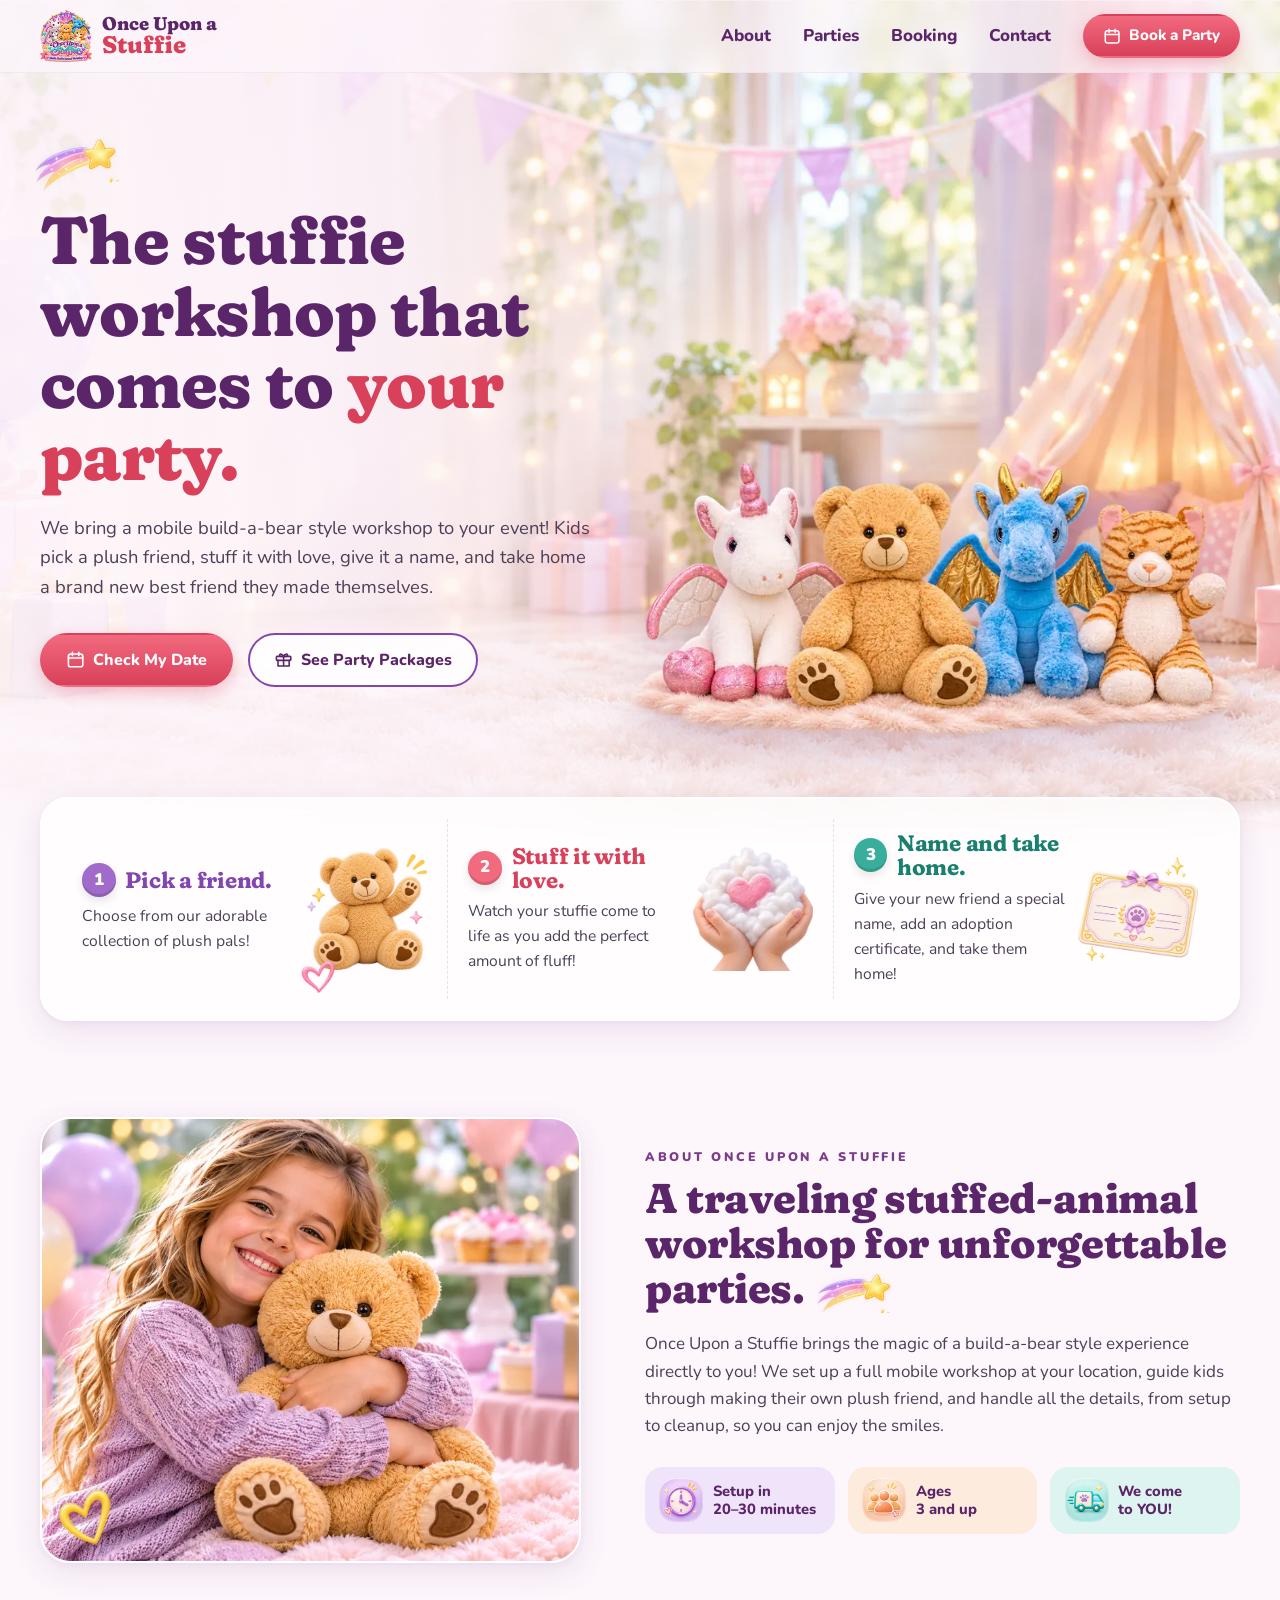
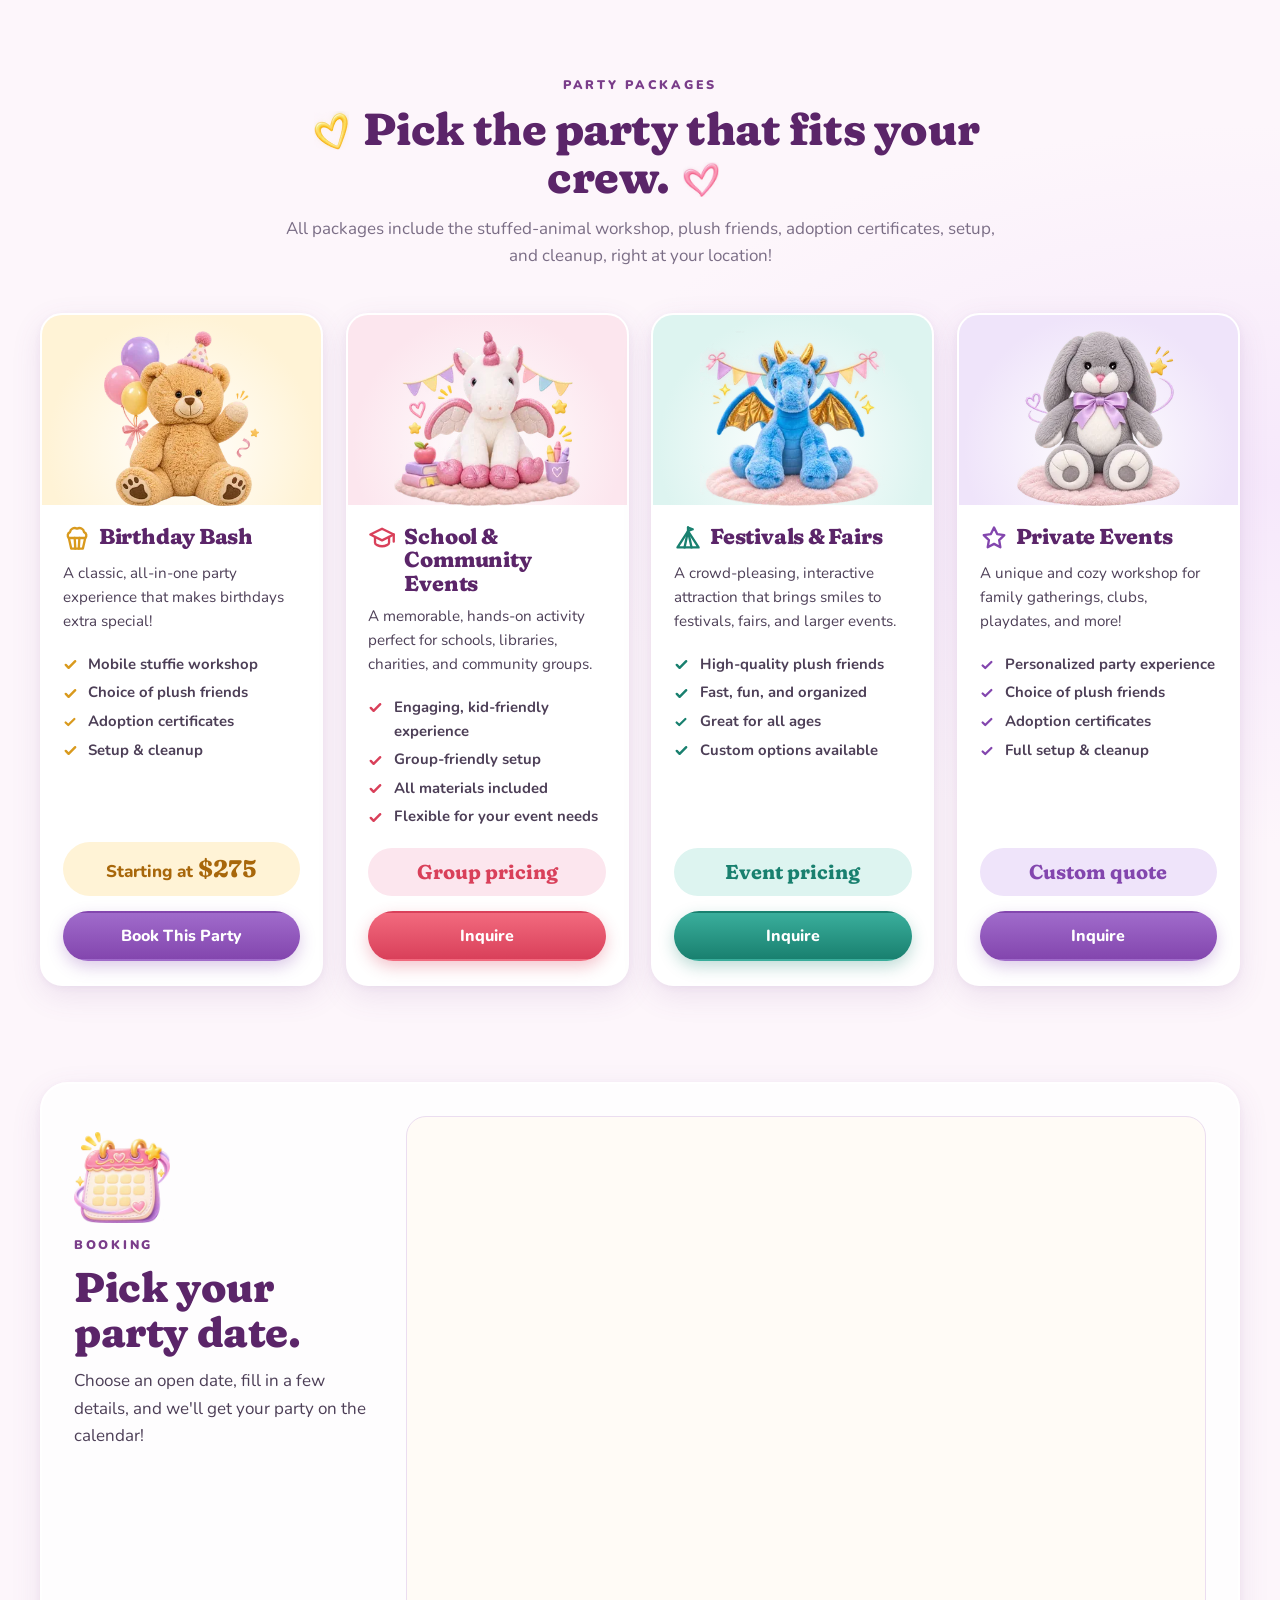
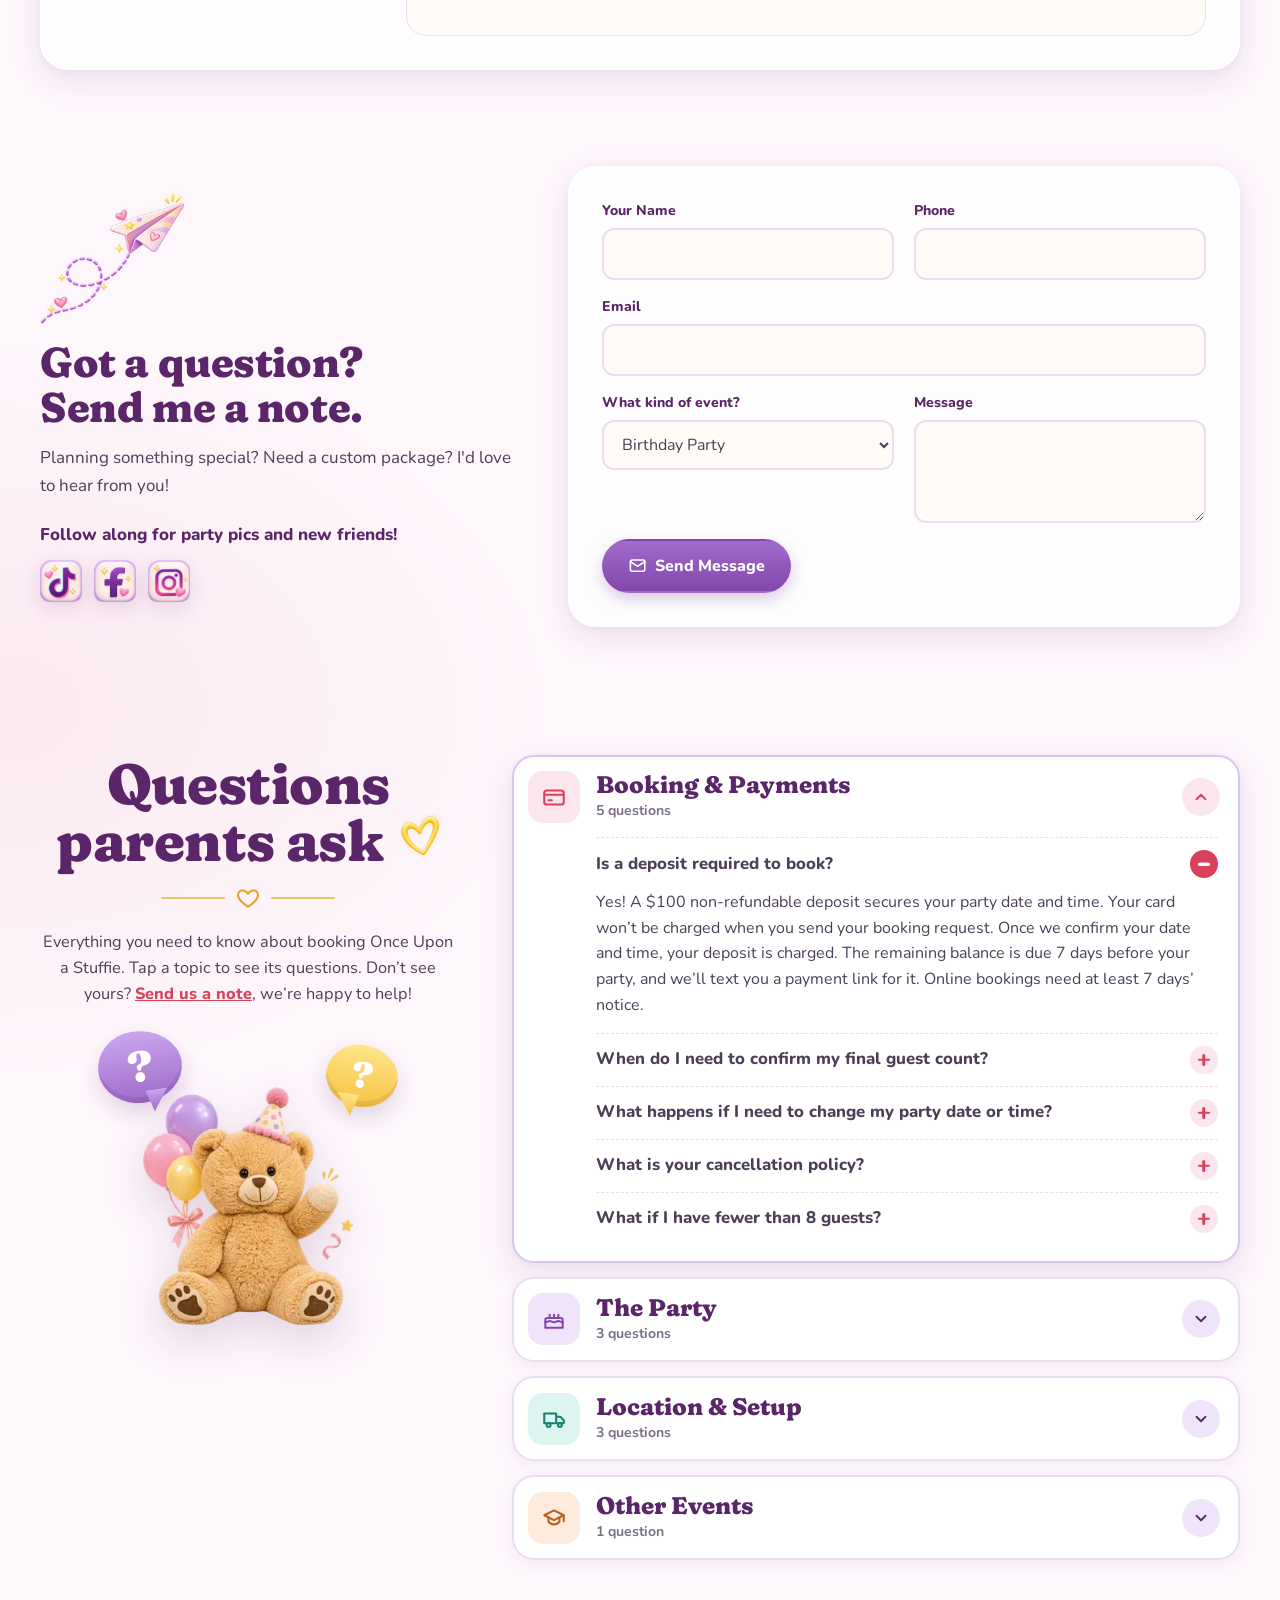
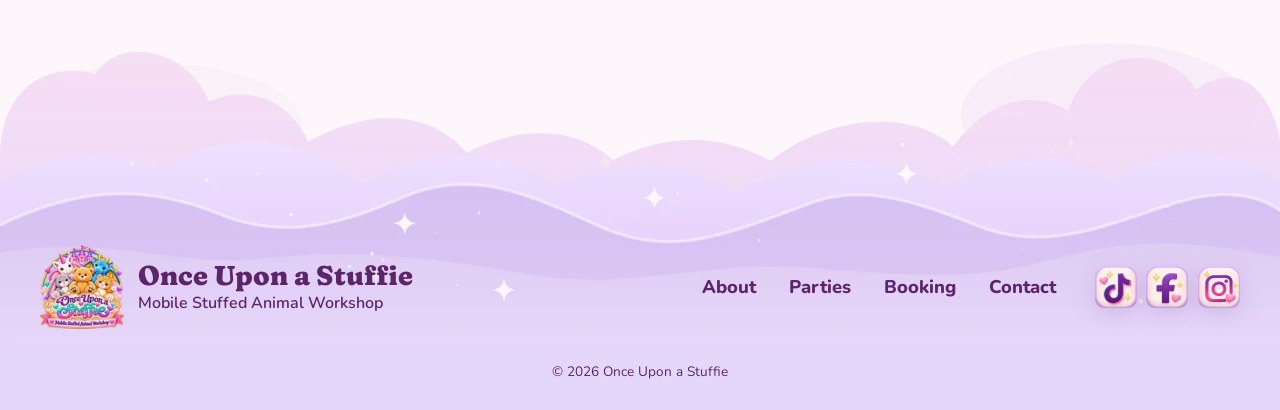
<file: index.html>
<!doctype html>
<html lang="en">
<head>
  <meta charset="utf-8">
  <meta name="viewport" content="width=device-width, initial-scale=1">
  <title>Once Upon a Stuffie | Mobile Stuffed Animal Workshop</title>
  <meta name="description" content="A mobile stuffed animal workshop that comes to your party. Kids pick a plush friend, stuff it with love, name it, and take it home. Birthdays, schools, festivals and private events.">
  <meta name="theme-color" content="#FBEFF7">
  <link rel="icon" href="/favicon.png" type="image/png">
  <link rel="apple-touch-icon" href="/apple-touch-icon.png">

  <meta property="og:type" content="website">
  <meta property="og:title" content="Once Upon a Stuffie | Mobile Stuffed Animal Workshop">
  <meta property="og:description" content="The stuffie workshop that comes to your party.">
  <meta property="og:image" content="/assets/img/og-image.jpg">
  <meta name="twitter:card" content="summary_large_image">

  <link rel="preload" href="/assets/fonts/fraunces-soft.woff2" as="font" type="font/woff2" crossorigin>
  <link rel="preload" href="/assets/fonts/nunito.woff2" as="font" type="font/woff2" crossorigin>
  <link rel="preload" as="image" href="/assets/img/hero-room.webp" imagesrcset="/assets/img/hero-room-xs.webp 700w, /assets/img/hero-room-sm.webp 900w, /assets/img/hero-room.webp 1672w" imagesizes="100vw" fetchpriority="high">
  <link rel="stylesheet" href="/assets/css/styles.css?v=3">

  <script type="application/ld+json">
  {
    "@context": "https://schema.org",
    "@type": "LocalBusiness",
    "name": "Once Upon a Stuffie",
    "description": "Mobile stuffed animal workshop for birthdays, schools, festivals and private events.",
    "image": "/assets/img/og-image.jpg"
  }
  </script>
</head>
<body>
  <a class="skip-link" href="#main">Skip to content</a>

  <header class="site-header" id="top">
    <div class="wrap header-inner">
      <a class="brand" href="#top" aria-label="Once Upon a Stuffie home">
        <img src="/assets/img/logo-xs.webp" width="104" height="103" alt="" class="brand-mark">
        <span class="brand-name">Once Upon a <span>Stuffie</span></span>
      </a>
      <button class="nav-toggle" aria-expanded="false" aria-controls="site-nav" aria-label="Open menu">
        <span></span><span></span><span></span>
      </button>
      <nav class="site-nav" id="site-nav" aria-label="Main">
        <a href="#about">About</a>
        <a href="#parties">Parties</a>
        <a href="#booking">Booking</a>
        <a href="#contact">Contact</a>
        <a class="btn btn-coral btn-sm" href="#booking">
          <svg aria-hidden="true" viewBox="0 0 24 24"><use href="#i-cal"/></svg>Book a Party
        </a>
      </nav>
    </div>
  </header>

  <main id="main">
    <!-- HERO -->
    <section class="hero">
      <div class="hero-bg">
        <img src="/assets/img/hero-room.webp" srcset="/assets/img/hero-room-xs.webp 700w, /assets/img/hero-room-sm.webp 900w, /assets/img/hero-room.webp 1672w" sizes="100vw" width="1672" height="941" alt="" fetchpriority="high">
      </div>
      <div class="wrap hero-inner">
        <div class="hero-copy">
          <img class="deco deco-hero-star" src="/assets/img/deco-star.webp" width="240" height="130" alt="">
          <h1>The stuffie workshop that comes to <em>your party.</em></h1>
          <p class="lead">We bring a mobile build-a-bear style workshop to your event! Kids pick a plush friend, stuff it with love, give it a name, and take home a brand new best friend they made themselves.</p>
          <div class="hero-actions">
            <a class="btn btn-coral" href="#booking">
              <svg aria-hidden="true" viewBox="0 0 24 24"><use href="#i-cal"/></svg>Check My Date
            </a>
            <a class="btn btn-outline" href="#parties">
              <svg aria-hidden="true" viewBox="0 0 24 24"><use href="#i-gift"/></svg>See Party Packages
            </a>
          </div>
        </div>
        <div class="hero-art">
          <img class="hero-stuffies" src="/assets/img/hero-stuffies.webp" srcset="/assets/img/hero-stuffies-sm.webp 560w, /assets/img/hero-stuffies-md.webp 760w, /assets/img/hero-stuffies.webp 1000w" sizes="(max-width: 900px) 100vw, 55vw" width="1000" height="449" alt="A unicorn, teddy bear, dragon and kitty stuffie sitting together on a fluffy rug">
        </div>
      </div>
    </section>

    <!-- STEPS -->
    <section class="steps-wrap" aria-label="How it works">
      <div class="wrap">
        <ol class="steps">
          <li class="step step-1">
            <div class="step-text">
              <h2><span class="num">1</span>Pick a friend.</h2>
              <p>Choose from our adorable collection of plush pals!</p>
            </div>
            <img src="/assets/img/step-bear.webp" width="300" height="305" alt="A waving teddy bear" loading="lazy">
            <img class="deco deco-step-heart" src="/assets/img/deco-heart-pink.webp" width="90" height="88" alt="" loading="lazy">
          </li>
          <li class="step step-2">
            <div class="step-text">
              <h2><span class="num">2</span>Stuff it with love.</h2>
              <p>Watch your stuffie come to life as you add the perfect amount of fluff!</p>
            </div>
            <img src="/assets/img/step-fluff.webp" width="300" height="312" alt="Small hands holding fluffy stuffing with a pink heart" loading="lazy">
          </li>
          <li class="step step-3">
            <div class="step-text">
              <h2><span class="num">3</span>Name and take home.</h2>
              <p>Give your new friend a special name, add an adoption certificate, and take them home!</p>
            </div>
            <img src="/assets/img/step-certificate.webp" width="300" height="261" alt="A stuffie adoption certificate with a paw print seal" loading="lazy">
          </li>
        </ol>
      </div>
    </section>

    <!-- ABOUT -->
    <section class="about" id="about">
      <div class="wrap about-inner">
        <figure class="about-photo">
          <img src="/assets/img/girl-bear.webp" srcset="/assets/img/girl-bear-sm.webp 440w, /assets/img/girl-bear.webp 820w" sizes="(max-width: 900px) 100vw, 45vw" width="820" height="651" alt="A smiling girl hugging her new teddy bear at a party" loading="lazy">
          <img class="deco deco-about-hearts" src="/assets/img/deco-heart-yellow.webp" width="70" height="76" alt="" loading="lazy">
        </figure>
        <div class="about-copy">
          <p class="eyebrow">About Once Upon a Stuffie</p>
          <h2>A traveling stuffed-animal workshop for unforgettable parties. <img class="deco deco-inline-star" src="/assets/img/deco-star.webp" width="240" height="130" alt="" loading="lazy"></h2>
          <p>Once Upon a Stuffie brings the magic of a build-a-bear style experience directly to you! We set up a full mobile workshop at your location, guide kids through making their own plush friend, and handle all the details, from setup to cleanup, so you can enjoy the smiles.</p>
          <ul class="chips">
            <li class="chip chip-lilac"><img src="/assets/img/icon-clock.webp" width="140" height="139" alt="" loading="lazy">Setup in<br>20–30 minutes</li>
            <li class="chip chip-peach"><img src="/assets/img/icon-people.webp" width="140" height="138" alt="" loading="lazy">Ages<br>3 and up</li>
            <li class="chip chip-mint"><img src="/assets/img/icon-truck.webp" width="140" height="138" alt="" loading="lazy">We come<br>to YOU!</li>
          </ul>
        </div>
      </div>
    </section>

    <!-- PACKAGES -->
    <section class="packages" id="parties">
      <div class="wrap">
        <header class="section-head">
          <p class="eyebrow">Party Packages</p>
          <h2><img class="deco" src="/assets/img/deco-heart-yellow.webp" width="70" height="76" alt="" loading="lazy">Pick the party that fits your crew.<img class="deco" src="/assets/img/deco-heart-pink.webp" width="90" height="88" alt="" loading="lazy"></h2>
          <p>All packages include the stuffed-animal workshop, plush friends, adoption certificates, setup, and cleanup, right at your location!</p>
        </header>

        <div class="cards">
          <article class="card card-yellow">
            <div class="card-art"><img src="/assets/img/pkg-bear.webp" srcset="/assets/img/pkg-bear-sm.webp 260w, /assets/img/pkg-bear.webp 520w" sizes="180px" width="520" height="588" alt="A teddy bear in a party hat with balloons" loading="lazy"></div>
            <div class="card-body">
              <h3><svg aria-hidden="true" viewBox="0 0 24 24"><use href="#i-cupcake"/></svg>Birthday Bash</h3>
              <p>A classic, all-in-one party experience that makes birthdays extra special!</p>
              <ul class="checks">
                <li>Mobile stuffie workshop</li>
                <li>Choice of plush friends</li>
                <li>Adoption certificates</li>
                <li>Setup &amp; cleanup</li>
              </ul>
              <p class="price">Starting at <strong>$275</strong></p>
              <button class="btn btn-purple btn-block" type="button" data-open-packages aria-haspopup="dialog">Book This Party</button>
            </div>
          </article>

          <article class="card card-pink">
            <div class="card-art"><img src="/assets/img/pkg-unicorn.webp" srcset="/assets/img/pkg-unicorn-sm.webp 260w, /assets/img/pkg-unicorn.webp 520w" sizes="180px" width="520" height="488" alt="A winged unicorn stuffie with books and crayons" loading="lazy"></div>
            <div class="card-body">
              <h3><svg aria-hidden="true" viewBox="0 0 24 24"><use href="#i-school"/></svg>School &amp; Community Events</h3>
              <p>A memorable, hands-on activity perfect for schools, libraries, charities, and community groups.</p>
              <ul class="checks">
                <li>Engaging, kid-friendly experience</li>
                <li>Group-friendly setup</li>
                <li>All materials included</li>
                <li>Flexible for your event needs</li>
              </ul>
              <p class="price price-quote"><strong>Group pricing</strong></p>
              <a class="btn btn-coral btn-block" href="#contact" data-inquire="School or Community Event">Inquire</a>
            </div>
          </article>

          <article class="card card-mint">
            <div class="card-art"><img src="/assets/img/pkg-dragon.webp" srcset="/assets/img/pkg-dragon-sm.webp 260w, /assets/img/pkg-dragon.webp 520w" sizes="180px" width="520" height="493" alt="A blue dragon stuffie with gold wings" loading="lazy"></div>
            <div class="card-body">
              <h3><svg aria-hidden="true" viewBox="0 0 24 24"><use href="#i-tent"/></svg>Festivals &amp; Fairs</h3>
              <p>A crowd-pleasing, interactive attraction that brings smiles to festivals, fairs, and larger events.</p>
              <ul class="checks">
                <li>High-quality plush friends</li>
                <li>Fast, fun, and organized</li>
                <li>Great for all ages</li>
                <li>Custom options available</li>
              </ul>
              <p class="price price-quote"><strong>Event pricing</strong></p>
              <a class="btn btn-teal btn-block" href="#contact" data-inquire="Festival or Fair">Inquire</a>
            </div>
          </article>

          <article class="card card-lilac">
            <div class="card-art"><img src="/assets/img/pkg-bunny.webp" srcset="/assets/img/pkg-bunny-sm.webp 260w, /assets/img/pkg-bunny.webp 520w" sizes="180px" width="520" height="558" alt="A gray bunny stuffie with a lilac bow" loading="lazy"></div>
            <div class="card-body">
              <h3><svg aria-hidden="true" viewBox="0 0 24 24"><use href="#i-star"/></svg>Private Events</h3>
              <p>A unique and cozy workshop for family gatherings, clubs, playdates, and more!</p>
              <ul class="checks">
                <li>Personalized party experience</li>
                <li>Choice of plush friends</li>
                <li>Adoption certificates</li>
                <li>Full setup &amp; cleanup</li>
              </ul>
              <p class="price price-quote"><strong>Custom quote</strong></p>
              <a class="btn btn-purple btn-block" href="#contact" data-inquire="Private Event">Inquire</a>
            </div>
          </article>
        </div>
      </div>
    </section>

    <!-- BOOKING -->
    <section class="booking" id="booking">
      <div class="wrap">
        <div class="panel booking-panel">
          <div class="booking-intro">
            <img class="booking-icon" src="/assets/img/icon-calendar.webp" width="220" height="210" alt="" loading="lazy">
            <p class="eyebrow">Booking</p>
            <h2>Pick your party date.</h2>
            <p>Choose an open date, fill in a few details, and we'll get your party on the calendar!</p>
            <p class="booking-picked" hidden>Package: <strong data-picked></strong></p>
          </div>
          <div class="booking-cal">
            <div id="cal-booking" class="cal-embed" aria-live="polite">
              <p class="cal-loading">Loading the calendar…</p>
            </div>
          </div>
        </div>
      </div>
    </section>

    <!-- CONTACT -->
    <section class="contact" id="contact">
      <div class="wrap contact-inner">
        <div class="contact-intro">
          <img class="contact-plane" src="/assets/img/deco-plane.webp" width="220" height="209" alt="" loading="lazy">
          <h2>Got a question?<br>Send me a note.</h2>
          <p>Planning something special? Need a custom package? I'd love to hear from you!</p>
          <p class="socials-label">Follow along for party pics and new friends!</p>
          <div class="socials">
            <a class="social social-tiktok" href="https://www.tiktok.com/@onceuponastuffie" target="_blank" rel="noopener" aria-label="Once Upon a Stuffie on TikTok (opens in a new tab)"><img src="/assets/img/social-tiktok.webp" width="224" height="224" alt="" loading="lazy"></a>
            <a class="social social-facebook" href="https://www.facebook.com/people/Once-Upon-a-Stuffie/61595538784804/" target="_blank" rel="noopener" aria-label="Once Upon a Stuffie on Facebook (opens in a new tab)"><img src="/assets/img/social-facebook.webp" width="224" height="224" alt="" loading="lazy"></a>
            <a class="social social-instagram" href="https://www.instagram.com/onceuponastuffie" target="_blank" rel="noopener" aria-label="Once Upon a Stuffie on Instagram (opens in a new tab)"><img src="/assets/img/social-instagram.webp" width="224" height="224" alt="" loading="lazy"></a>
          </div>
        </div>
        <form class="panel contact-form" name="contact" method="POST" data-netlify="true" netlify-honeypot="bot-field" action="/thanks.html">
          <input type="hidden" name="form-name" value="contact">
          <p class="hp"><label>Don't fill this out: <input name="bot-field" tabindex="-1" autocomplete="off"></label></p>
          <div class="field">
            <label for="c-name">Your Name</label>
            <input id="c-name" name="name" type="text" autocomplete="name" required>
          </div>
          <div class="field">
            <label for="c-phone">Phone</label>
            <input id="c-phone" name="phone" type="tel" autocomplete="tel">
          </div>
          <div class="field field-full">
            <label for="c-email">Email</label>
            <input id="c-email" name="email" type="email" autocomplete="email" required>
          </div>
          <div class="field">
            <label for="c-type">What kind of event?</label>
            <select id="c-type" name="event-type">
              <option>Birthday Party</option>
              <option>School or Community Event</option>
              <option>Festival or Fair</option>
              <option>Private Event</option>
              <option>Something else</option>
            </select>
          </div>
          <div class="field field-msg">
            <label for="c-msg">Message</label>
            <textarea id="c-msg" name="message" rows="3" required></textarea>
          </div>
          <div class="form-foot">
            <button class="btn btn-purple" type="submit">
              <svg aria-hidden="true" viewBox="0 0 24 24"><use href="#i-mail"/></svg>Send Message
            </button>
            <p class="form-status" role="status" aria-live="polite"></p>
          </div>
        </form>
      </div>
    </section>
    <!-- FAQ -->
    <section class="faq" id="faq" aria-labelledby="faq-title">
      <div class="wrap faq-inner">
        <div class="faq-intro">
          <h2 id="faq-title">Questions parents ask <img class="faq-heart" src="/assets/img/deco-heart-yellow.webp" width="70" height="76" alt="" loading="lazy"></h2>
          <span class="faq-rule" aria-hidden="true"><svg viewBox="0 0 24 24"><path d="M12 20s-7.5-4.6-9-9.2C2 7.6 4 5 6.9 5c2 0 3.6 1.2 5.1 3 1.5-1.8 3.1-3 5.1-3C20 5 22 7.6 21 10.8 19.5 15.4 12 20 12 20z" fill="none" stroke="currentColor" stroke-width="2"/></svg></span>
          <p>Everything you need to know about booking Once Upon a Stuffie. Tap a topic to see its questions. Don’t see yours? <a href="#contact">Send us a note</a>, we’re happy to help!</p>
          <div class="faq-art" aria-hidden="true">
            <span class="faq-bubble faq-bubble-purple">?</span>
            <span class="faq-bubble faq-bubble-yellow">?</span>
            <img src="/assets/img/pkg-bear.webp" srcset="/assets/img/pkg-bear-sm.webp 260w, /assets/img/pkg-bear.webp 520w" sizes="260px" width="520" height="588" alt="" loading="lazy">
          </div>
        </div>
        <div class="faq-list">
          <details class="faq-topic faq-pink" name="faq-topic" open>
            <summary>
              <span class="faq-icon" aria-hidden="true"><svg viewBox="0 0 24 24"><g fill="none" stroke="currentColor" stroke-width="1.9" stroke-linecap="round" stroke-linejoin="round"><rect x="3" y="6" width="18" height="13" rx="2.5"/><path d="M3 10h18M7 15h3"/></g></svg></span>
              <span class="faq-topic-text"><span class="faq-topic-title">Booking &amp; Payments</span><span class="faq-topic-count">5 questions</span></span>
              <span class="faq-chev" aria-hidden="true"><svg viewBox="0 0 24 24"><path d="m6 9 6 6 6-6" fill="none" stroke="currentColor" stroke-width="2.4" stroke-linecap="round" stroke-linejoin="round"/></svg></span>
            </summary>
            <div class="faq-topic-body">
              <details class="faq-q-item" name="faq-booking" open>
                <summary><span>Is a deposit required to book?</span><span class="faq-sign" aria-hidden="true"></span></summary>
                <p>Yes! A $100 non-refundable deposit secures your party date and time. Your card won’t be charged when you send your booking request. Once we confirm your date and time, your deposit is charged. The remaining balance is due 7 days before your party, and we’ll text you a payment link for it. Online bookings need at least 7 days’ notice.</p>
              </details>
              <details class="faq-q-item" name="faq-booking">
                <summary><span>When do I need to confirm my final guest count?</span><span class="faq-sign" aria-hidden="true"></span></summary>
                <p>Your final guest count is due at least 7 days before your party. That gives us time to prepare everything for your celebration! Extra guests may be added based on availability and are $38 each.</p>
              </details>
              <details class="faq-q-item" name="faq-booking">
                <summary><span>What happens if I need to change my party date or time?</span><span class="faq-sign" aria-hidden="true"></span></summary>
                <p>Send us a note through the contact form or email <a href="mailto:onceuponastuffie@gmail.com">onceuponastuffie@gmail.com</a> as soon as you can. You can reschedule one time, and your deposit moves to your new date, as long as you let us know at least 7 days before your party. New dates depend on availability.</p>
              </details>
              <details class="faq-q-item" name="faq-booking">
                <summary><span>What is your cancellation policy?</span><span class="faq-sign" aria-hidden="true"></span></summary>
                <p>We understand that things come up! Deposits are non-refundable. If you cancel, any payments you’ve made become a one-time credit toward a future Once Upon a Stuffie party, based on availability. If we ever have to cancel, you’ll get a full refund of everything you’ve paid, or you can reschedule if you prefer.</p>
              </details>
              <details class="faq-q-item" name="faq-booking">
                <summary><span>What if I have fewer than 8 guests?</span><span class="faq-sign" aria-hidden="true"></span></summary>
                <p>No problem! Our packages are designed for up to 8 guests, and you’re welcome to celebrate with fewer. The package price stays the same no matter how many guests attend.</p>
              </details>
            </div>
          </details>
          <details class="faq-topic faq-lilac" name="faq-topic">
            <summary>
              <span class="faq-icon" aria-hidden="true"><svg viewBox="0 0 24 24"><g fill="none" stroke="currentColor" stroke-width="1.9" stroke-linecap="round" stroke-linejoin="round"><path d="M4 20h16v-7a2 2 0 0 0-2-2H6a2 2 0 0 0-2 2z"/><path d="M4 15c1.6 0 2.4-1.2 4-1.2s2.4 1.2 4 1.2 2.4-1.2 4-1.2 2.4 1.2 4 1.2M8 11V8M12 11V8M16 11V8"/></g></svg></span>
              <span class="faq-topic-text"><span class="faq-topic-title">The Party</span><span class="faq-topic-count">3 questions</span></span>
              <span class="faq-chev" aria-hidden="true"><svg viewBox="0 0 24 24"><path d="m6 9 6 6 6-6" fill="none" stroke="currentColor" stroke-width="2.4" stroke-linecap="round" stroke-linejoin="round"/></svg></span>
            </summary>
            <div class="faq-topic-body">
              <details class="faq-q-item" name="faq-party">
                <summary><span>What ages are your parties appropriate for?</span><span class="faq-sign" aria-hidden="true"></span></summary>
                <p>We recommend our workshops for children ages 3 and up. Some materials have small parts that can be a choking hazard for children under 3, so younger kids need direct help and supervision from an adult.</p>
              </details>
              <details class="faq-q-item" name="faq-party">
                <summary><span>How long does a typical party last?</span><span class="faq-sign" aria-hidden="true"></span></summary>
                <p>The Starter party is 60 minutes and the Deluxe party is 90 minutes. We also need about 30 minutes to set up before and 30 minutes to clean up after, so plan for about 2 hours on site for Starter and 2.5 hours for Deluxe.</p>
              </details>
              <details class="faq-q-item" name="faq-party">
                <summary><span>Do parents need to stay during the party?</span><span class="faq-sign" aria-hidden="true"></span></summary>
                <p>Yes. A responsible adult must stay for the whole party. Our friendly attendants guide guests through the stuffie making, but they don’t provide childcare or supervise children on their own.</p>
              </details>
            </div>
          </details>
          <details class="faq-topic faq-mint" name="faq-topic">
            <summary>
              <span class="faq-icon" aria-hidden="true"><svg viewBox="0 0 24 24"><g fill="none" stroke="currentColor" stroke-width="1.9" stroke-linecap="round" stroke-linejoin="round"><path d="M3 7h11v9H3zM14 10h3.8l3.2 3.2V16H14z"/><circle cx="7" cy="17.5" r="1.8"/><circle cx="17.5" cy="17.5" r="1.8"/></g></svg></span>
              <span class="faq-topic-text"><span class="faq-topic-title">Location &amp; Setup</span><span class="faq-topic-count">3 questions</span></span>
              <span class="faq-chev" aria-hidden="true"><svg viewBox="0 0 24 24"><path d="m6 9 6 6 6-6" fill="none" stroke="currentColor" stroke-width="2.4" stroke-linecap="round" stroke-linejoin="round"/></svg></span>
            </summary>
            <div class="faq-topic-body">
              <details class="faq-q-item" name="faq-location">
                <summary><span>Is there a travel fee?</span><span class="faq-sign" aria-hidden="true"></span></summary>
                <p>We’re based in Orlando, Florida, and travel within 20 miles of ZIP code 32837 is included. Events farther away may have a travel fee. Send us your event location and we’ll give you a quote.</p>
              </details>
              <details class="faq-q-item" name="faq-location">
                <summary><span>Do you provide tables and chairs?</span><span class="faq-sign" aria-hidden="true"></span></summary>
                <p>We ask the party host to provide tables and chairs for all participants. We bring the workshop supplies and handle setup and cleanup of our activity area, so you can enjoy the celebration!</p>
              </details>
              <details class="faq-q-item" name="faq-location">
                <summary><span>Can you host parties indoors or outdoors?</span><span class="faq-sign" aria-hidden="true"></span></summary>
                <p>Absolutely! Outdoor parties need a covered, shaded area to protect guests and supplies. If there’s rain or severe weather, an indoor backup location is required so everyone can enjoy the party safely.</p>
              </details>
            </div>
          </details>
          <details class="faq-topic faq-peach" name="faq-topic">
            <summary>
              <span class="faq-icon" aria-hidden="true"><svg viewBox="0 0 24 24"><g fill="none" stroke="currentColor" stroke-width="1.9" stroke-linecap="round" stroke-linejoin="round"><path d="M3 9.5 12 5l9 4.5-9 4.5z"/><path d="M7 11.5v4.2c1.4 1.5 3 2.3 5 2.3s3.6-.8 5-2.3v-4.2M21 9.5V15"/></g></svg></span>
              <span class="faq-topic-text"><span class="faq-topic-title">Other Events</span><span class="faq-topic-count">1 question</span></span>
              <span class="faq-chev" aria-hidden="true"><svg viewBox="0 0 24 24"><path d="m6 9 6 6 6-6" fill="none" stroke="currentColor" stroke-width="2.4" stroke-linecap="round" stroke-linejoin="round"/></svg></span>
            </summary>
            <div class="faq-topic-body">
              <details class="faq-q-item" name="faq-other">
                <summary><span>Can you do large groups or school events?</span><span class="faq-sign" aria-hidden="true"></span></summary>
                <p>Yes! Along with birthday parties, we love bringing the workshop to schools, daycares, corporate events, community gatherings, and other special occasions. Tap <strong>Inquire</strong> on a package above or <a href="#contact">send us a note</a> with your event details, estimated guest count, and location, and we’ll put together a custom quote.</p>
              </details>
            </div>
          </details>
        </div>
      </div>
    </section>
  </main>

  <!-- BIRTHDAY PACKAGES MODAL -->
  <dialog class="pkg-modal" id="pkg-modal" aria-labelledby="pkg-title">
    <div class="pkg-sheet">
      <span class="pkg-grabber" aria-hidden="true"></span>
      <header class="pkg-head">
        <img class="pkg-star" src="/assets/img/deco-star.webp" width="240" height="130" alt="" loading="lazy">
        <button class="pkg-close" type="button" data-close-packages aria-label="Close">
          <svg aria-hidden="true" viewBox="0 0 24 24"><path d="M6 6l12 12M18 6L6 18" fill="none" stroke="currentColor" stroke-width="2.6" stroke-linecap="round"/></svg>
        </button>
        <p class="eyebrow">Birthday Bash</p>
        <h2 id="pkg-title">Choose your party package</h2>
        <p class="pkg-sub">We bring the whole workshop to you and take care of setup and cleanup.</p>
      </header>

      <div class="pkg-options">
        <article class="pkg pkg-starter">
          <div class="pkg-art">
            <img src="/assets/img/pkg-bear.webp" srcset="/assets/img/pkg-bear-sm.webp 260w, /assets/img/pkg-bear.webp 520w" sizes="140px" width="520" height="588" alt="A teddy bear in a party hat" loading="lazy">
            <span class="pkg-time"><svg aria-hidden="true" viewBox="0 0 24 24"><g fill="none" stroke="currentColor" stroke-width="2.4" stroke-linecap="round" stroke-linejoin="round"><circle cx="12" cy="12" r="9"/><path d="M12 7v5l3 2"/></g></svg>60 minutes</span>
          </div>
          <div class="pkg-body">
            <div class="pkg-title-row">
              <h3>Starter</h3>
              <p class="pkg-price">from <strong>$275</strong></p>
            </div>
            <p class="pkg-guests">Up to 8 guests, $38 per extra guest</p>
            <ul class="checks">
              <li>A 16" stuffed animal for every guest</li>
              <li>Stuffing and a wishing heart</li>
              <li>Mini white t-shirt plus decorating supplies</li>
              <li>Adoption certificates</li>
              <li>A party attendant to host, set up and clean up</li>
            </ul>
            <button class="btn btn-purple btn-block" type="button" data-book="onceuponastuffie/starter-party-package" data-book-name="Starter">
              <svg aria-hidden="true" viewBox="0 0 24 24"><use href="#i-cal"/></svg>Book Starter
            </button>
          </div>
        </article>

        <article class="pkg pkg-deluxe">
          <div class="pkg-art">
            <img src="/assets/img/pkg-unicorn.webp" srcset="/assets/img/pkg-unicorn-sm.webp 260w, /assets/img/pkg-unicorn.webp 520w" sizes="140px" width="520" height="488" alt="A winged unicorn stuffie" loading="lazy">
            <span class="pkg-time"><svg aria-hidden="true" viewBox="0 0 24 24"><g fill="none" stroke="currentColor" stroke-width="2.4" stroke-linecap="round" stroke-linejoin="round"><circle cx="12" cy="12" r="9"/><path d="M12 7v5l3 2"/></g></svg>90 minutes</span>
            <img class="pkg-heart" src="/assets/img/deco-heart-pink.webp" width="90" height="88" alt="" loading="lazy">
          </div>
          <div class="pkg-body">
            <div class="pkg-title-row">
              <h3>Deluxe</h3>
              <p class="pkg-price">from <strong>$400</strong></p>
            </div>
            <p class="pkg-guests">Up to 8 guests, $38 per extra guest</p>
            <p class="pkg-plus">Everything in Starter, plus:</p>
            <ul class="checks">
              <li>A choice of outfits for every stuffie</li>
              <li>A take-home box for every guest</li>
              <li>Invitation cards for your party</li>
              <li>30 extra minutes of party time</li>
            </ul>
            <button class="btn btn-coral btn-block" type="button" data-book="onceuponastuffie/deluxe-party-package" data-book-name="Deluxe">
              <svg aria-hidden="true" viewBox="0 0 24 24"><use href="#i-cal"/></svg>Book Deluxe
            </button>
          </div>
        </article>
      </div>

      <div class="pkg-note">
        <svg aria-hidden="true" viewBox="0 0 24 24"><use href="#i-gift"/></svg>
        <p><strong>A $100 deposit holds your date.</strong> Your card is saved when you request a date and charged once we confirm your party. Your balance and final guest count are due 7 days before the party, and we’ll text you a payment link. The deposit moves to a new date once if you reschedule with at least 7 days' notice.</p>
      </div>
    </div>
  </dialog>

  <footer class="site-footer">
    <div class="wrap footer-inner">
      <a class="brand" href="#top">
        <img src="/assets/img/logo-xs.webp" srcset="/assets/img/logo-xs.webp 104w, /assets/img/logo-sm.webp 300w" sizes="84px" width="104" height="103" alt="" class="brand-mark" loading="lazy">
        <span class="brand-name">Once Upon a Stuffie<small>Mobile Stuffed Animal Workshop</small></span>
      </a>
      <nav aria-label="Footer">
        <a href="#about">About</a>
        <a href="#parties">Parties</a>
        <a href="#booking">Booking</a>
        <a href="#contact">Contact</a>
      </nav>
      <div class="socials">
        <a class="social social-tiktok" href="https://www.tiktok.com/@onceuponastuffie" target="_blank" rel="noopener" aria-label="Once Upon a Stuffie on TikTok (opens in a new tab)"><img src="/assets/img/social-tiktok.webp" width="224" height="224" alt="" loading="lazy"></a>
        <a class="social social-facebook" href="https://www.facebook.com/people/Once-Upon-a-Stuffie/61595538784804/" target="_blank" rel="noopener" aria-label="Once Upon a Stuffie on Facebook (opens in a new tab)"><img src="/assets/img/social-facebook.webp" width="224" height="224" alt="" loading="lazy"></a>
        <a class="social social-instagram" href="https://www.instagram.com/onceuponastuffie" target="_blank" rel="noopener" aria-label="Once Upon a Stuffie on Instagram (opens in a new tab)"><img src="/assets/img/social-instagram.webp" width="224" height="224" alt="" loading="lazy"></a>
      </div>
      <p class="copyright">© <span data-year>2026</span> Once Upon a Stuffie</p>
    </div>
  </footer>

  <!-- Icons -->
  <svg width="0" height="0" style="position:absolute" aria-hidden="true">
    <symbol id="i-cal" viewBox="0 0 24 24"><g fill="none" stroke="currentColor" stroke-width="2" stroke-linecap="round" stroke-linejoin="round"><rect x="3" y="5" width="18" height="16" rx="3"/><path d="M8 3v4M16 3v4M3 10h18"/></g></symbol>
    <symbol id="i-gift" viewBox="0 0 24 24"><g fill="none" stroke="currentColor" stroke-width="2" stroke-linecap="round" stroke-linejoin="round"><rect x="3" y="8" width="18" height="5" rx="1"/><path d="M5 13v7h14v-7M12 8v12M12 8c-1-3-5-4-5-1.5S10 8 12 8zm0 0c1-3 5-4 5-1.5S14 8 12 8z"/></g></symbol>
    <symbol id="i-mail" viewBox="0 0 24 24"><g fill="none" stroke="currentColor" stroke-width="2" stroke-linecap="round" stroke-linejoin="round"><rect x="3" y="5" width="18" height="14" rx="2"/><path d="m3 7 9 6 9-6"/></g></symbol>
    <symbol id="i-cupcake" viewBox="0 0 24 24"><g fill="none" stroke="currentColor" stroke-width="2" stroke-linecap="round" stroke-linejoin="round"><path d="M5 12h14l-2 9H7z"/><path d="M5 12a3 3 0 0 1 1-5 4 4 0 0 1 6-3 4 4 0 0 1 6 3 3 3 0 0 1 1 5M10 12l.5 9M14 12l-.5 9"/></g></symbol>
    <symbol id="i-school" viewBox="0 0 24 24"><g fill="none" stroke="currentColor" stroke-width="2" stroke-linecap="round" stroke-linejoin="round"><path d="m2 9 10-5 10 5-10 5z"/><path d="M6 11v5c0 1.5 3 3 6 3s6-1.5 6-3v-5M22 9v6"/></g></symbol>
    <symbol id="i-tent" viewBox="0 0 24 24"><g fill="none" stroke="currentColor" stroke-width="2" stroke-linecap="round" stroke-linejoin="round"><path d="M12 3v3M12 6 3 20h18z"/><path d="m12 6-3 14M12 6l3 14M12 3l4 1.5-4 1.5"/></g></symbol>
    <symbol id="i-star" viewBox="0 0 24 24"><path fill="none" stroke="currentColor" stroke-width="2" stroke-linejoin="round" d="m12 3 2.7 5.6 6.1.9-4.4 4.3 1 6.1L12 17l-5.4 2.9 1-6.1-4.4-4.3 6.1-.9z"/></symbol>
  </svg>

  <script src="/assets/js/main.js?v=3" defer></script>
  <script data-goatcounter="https://onceuponastuffie.goatcounter.com/count" async src="//gc.zgo.at/count.js"></script>
</body>
</html>
</file>
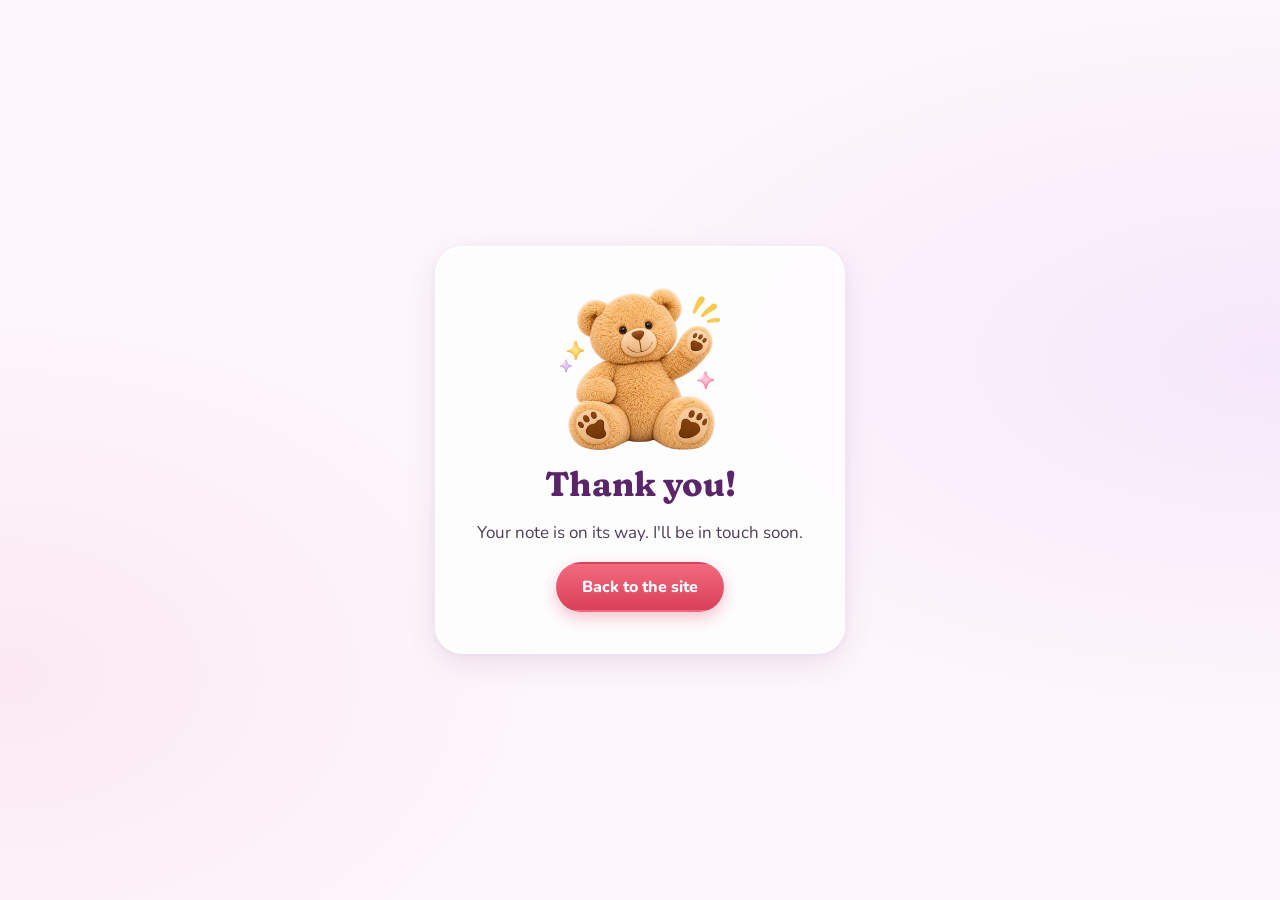
<file: thanks.html>
<!doctype html>
<html lang="en">
<head>
  <meta charset="utf-8">
  <meta name="viewport" content="width=device-width, initial-scale=1">
  <title>Thank you | Once Upon a Stuffie</title>
  <meta name="robots" content="noindex">
  <link rel="icon" href="/favicon.png" type="image/png">
  <link rel="stylesheet" href="/assets/css/styles.css?v=3">
  <style>.thanks{min-height:100vh;display:grid;place-items:center;text-align:center;padding:2rem}.thanks .panel{padding:2.5rem;max-width:520px;display:grid;gap:1rem;justify-items:center}.thanks img{width:160px}</style>
</head>
<body>
  <main class="thanks">
    <div class="panel">
      <img src="/assets/img/step-bear.webp" width="300" height="305" alt="">
      <h1>Thank you!</h1>
      <p>Your note is on its way. I'll be in touch soon.</p>
      <a class="btn btn-coral" href="/">Back to the site</a>
    </div>
  </main>
  <script data-goatcounter="https://onceuponastuffie.goatcounter.com/count" async src="//gc.zgo.at/count.js"></script>
</body>
</html>
</file>
<file: assets/css/styles.css>
@font-face {
  font-family: "Fraunces";
  src: url("/assets/fonts/fraunces-soft.woff2") format("woff2-variations");
  font-weight: 100 900;
  font-style: normal;
  font-display: swap;
}
@font-face {
  font-family: "Nunito";
  src: url("/assets/fonts/nunito.woff2") format("woff2-variations");
  font-weight: 200 1000;
  font-style: normal;
  font-display: swap;
}

:root {
  --plum: #5B2569;
  --plum-soft: #7A3D8A;
  --ink: #4D3F57;
  --muted: #7B6E86;
  --coral: #D9405A;
  --coral-hi: #F26A7E;
  --purple: #8346AE;
  --purple-hi: #A06BCB;
  --teal: #19806F;
  --teal-hi: #3AAE9C;
  --lilac: #EFE4FA;
  --lilac-deep: #D9C4F2;
  --peach: #FDEBDD;
  --mint: #DDF4F0;
  --pink: #FCE6EE;
  --yellow: #FFF3D6;
  --cream: #FFFBF6;
  --line: #EBDDF0;
  --bg: #FDF6FB;
  --radius: 22px;
  --shadow: 0 10px 30px rgba(120, 70, 150, .12), 0 2px 6px rgba(120, 70, 150, .06);
  --display: "Fraunces", "Georgia", serif;
  --body: "Nunito", system-ui, -apple-system, "Segoe UI", sans-serif;
}

*, *::before, *::after { box-sizing: border-box; }
html { scroll-behavior: smooth; scroll-padding-top: 84px; -webkit-text-size-adjust: 100%; }
@media (prefers-reduced-motion: reduce) { html { scroll-behavior: auto; } * { transition: none !important; animation: none !important; } }
body {
  margin: 0;
  font-family: var(--body);
  font-size: 1.0625rem;
  line-height: 1.6;
  color: var(--ink);
  background:
    radial-gradient(1200px 600px at 100% 40%, #F6E8FB 0%, transparent 60%),
    radial-gradient(900px 600px at 0% 75%, #FCE9F1 0%, transparent 60%),
    var(--bg);
  overflow-x: hidden; overflow-x: clip;
}
img { max-width: 100%; height: auto; display: block; }
a { color: inherit; }
h1, h2, h3 {
  font-family: var(--display);
  font-variation-settings: "SOFT" 100, "opsz" 72;
  color: var(--plum);
  line-height: 1.08;
  margin: 0;
  letter-spacing: -.01em;
}
p { margin: 0; }
.wrap { width: min(1200px, 100% - 40px); margin-inline: auto; }
.skip-link { position: absolute; left: -999px; top: 8px; background: #fff; padding: 8px 14px; border-radius: 8px; z-index: 100; }
.skip-link:focus { left: 8px; }
:focus-visible { outline: 3px solid var(--purple); outline-offset: 3px; border-radius: 6px; }
.deco { pointer-events: none; user-select: none; }

/* Buttons */
.btn {
  display: inline-flex; align-items: center; justify-content: center; gap: .5em;
  font: 800 1rem/1 var(--body);
  padding: .95em 1.5em;
  border-radius: 999px;
  border: 2px solid transparent;
  text-decoration: none;
  cursor: pointer;
  transition: transform .15s ease, box-shadow .15s ease, background-color .15s ease;
  color: #fff;
}
.btn svg { width: 1.2em; height: 1.2em; flex: none; }
.btn:hover { transform: translateY(-2px); }
.btn:active { transform: translateY(0); }
.btn-coral { background: linear-gradient(180deg, var(--coral-hi), var(--coral)); box-shadow: 0 6px 16px rgba(217, 64, 90, .3); }
.btn-purple { background: linear-gradient(180deg, var(--purple-hi), var(--purple)); box-shadow: 0 6px 16px rgba(131, 70, 174, .28); }
.btn-teal { background: linear-gradient(180deg, var(--teal-hi), var(--teal)); box-shadow: 0 6px 16px rgba(25, 128, 111, .28); }
.btn-outline { color: var(--plum); background: rgba(255, 255, 255, .85); border-color: var(--purple); }
.btn-sm { padding: .7em 1.2em; font-size: .95rem; }
.btn-block { width: 100%; }

.eyebrow {
  font-weight: 900; font-size: .78rem; letter-spacing: .22em; text-transform: uppercase;
  color: var(--plum-soft); margin-bottom: .6rem;
}

/* Header */
.site-header {
  position: sticky; top: 0; z-index: 50;
  background: rgba(253, 246, 251, .72);
  backdrop-filter: blur(12px); -webkit-backdrop-filter: blur(12px);
  border-bottom: 1px solid rgba(235, 221, 240, .6);
}
.header-inner { display: flex; align-items: center; justify-content: space-between; height: 72px; }
.brand { display: flex; align-items: center; gap: .6rem; text-decoration: none; }
.brand-mark { width: 52px; height: 52px; }
.brand-name {
  font-family: var(--display); font-variation-settings: "SOFT" 100; font-weight: 800;
  color: var(--plum); font-size: 1.15rem; line-height: 1;
}
.brand-name span { display: block; font-size: 1.5rem; color: var(--coral); }
.site-nav { display: flex; align-items: center; gap: 2rem; }
.site-nav a:not(.btn) { text-decoration: none; font-weight: 800; color: var(--plum); position: relative; }
.site-nav a:not(.btn)::after {
  content: ""; position: absolute; left: 0; right: 0; bottom: -4px; height: 3px; border-radius: 3px;
  background: var(--coral-hi); transform: scaleX(0); transition: transform .2s ease;
}
.site-nav a:not(.btn):hover::after { transform: scaleX(1); }
.nav-toggle { display: none; }

/* Hero */
.hero { position: relative; isolation: isolate; overflow: hidden; margin-top: -72px; padding-top: 72px; }
.hero-bg { position: absolute; inset: 0; z-index: -2; }
.hero-bg img { width: 100%; height: 100%; object-fit: cover; object-position: center 40%; }
.hero::before {
  content: ""; position: absolute; inset: 0; z-index: -1;
  background:
    linear-gradient(90deg, rgba(253, 246, 251, .92) 0%, rgba(253, 246, 251, .7) 38%, rgba(253, 246, 251, 0) 62%),
    linear-gradient(0deg, var(--bg) 0%, rgba(253, 246, 251, 0) 22%);
}
.hero-inner {
  display: grid; grid-template-columns: 1fr 1.1fr; align-items: center; gap: 2rem;
  min-height: min(780px, 94vh); padding-block: clamp(3rem, 6vh, 4.5rem) 5.5rem;
}
.hero-copy { position: relative; max-width: 560px; }
.hero h1 { font-size: clamp(2.6rem, 5.2vw, 4.4rem); font-weight: 800; }
.hero h1 em { font-style: normal; color: var(--coral); }
.deco-hero-star { position: absolute; width: clamp(80px, 8vw, 120px); left: clamp(-64px, -4vw, -8px); top: -52px; transform: rotate(-8deg); opacity: .95; }
.lead { margin-top: 1.25rem; font-size: 1.15rem; max-width: 30em; }
.hero-actions { display: flex; flex-wrap: wrap; gap: .9rem; margin-top: 2rem; }
.hero-art { position: relative; display: grid; justify-items: center; align-content: center; gap: clamp(1rem, 2vw, 1.75rem); padding-top: calc(clamp(220px, 22vw, 320px) + clamp(1rem, 2vw, 1.75rem)); }
.hero-logo { width: clamp(220px, 22vw, 320px); position: relative; z-index: 1; filter: drop-shadow(0 12px 20px rgba(91, 37, 105, .2)); }
.hero-stuffies { width: min(100%, 620px); filter: drop-shadow(0 18px 24px rgba(91, 37, 105, .18)); }

/* Steps */
.steps-wrap { position: relative; margin-top: -3.5rem; z-index: 2; }
.steps {
  list-style: none; margin: 0; padding: 1.25rem;
  display: grid; grid-template-columns: repeat(3, 1fr);
  background: rgba(255, 255, 255, .78);
  backdrop-filter: blur(10px); -webkit-backdrop-filter: blur(10px);
  border: 2px solid #fff; border-radius: 28px; box-shadow: var(--shadow);
}
.step { position: relative; display: grid; grid-template-columns: 1fr 120px; align-items: center; gap: .75rem; padding: .75rem 1.25rem; }
.step + .step { border-left: 1px dashed var(--line); }
.step h2 { font-size: 1.4rem; display: flex; align-items: center; gap: .6rem; margin-bottom: .45rem; }
.step p { font-size: .98rem; }
.num {
  flex: none; display: grid; place-items: center; width: 2.1rem; height: 2.1rem; border-radius: 50%;
  font: 900 1.05rem/1 var(--body); color: #fff;
  box-shadow: inset 0 -3px 0 rgba(0, 0, 0, .12), 0 4px 10px rgba(0, 0, 0, .1);
}
.step-1 .num { background: var(--purple-hi); }
.step-2 .num { background: var(--coral-hi); }
.step-3 .num { background: var(--teal-hi); }
.step-1 h2 { color: var(--purple); }
.step-2 h2 { color: var(--coral); }
.step-3 h2 { color: var(--teal); }
.deco-step-heart { position: absolute; width: 34px; right: 112px; bottom: 6px; }

/* About */
.about { padding-block: 6rem 4rem; }
.about-inner { display: grid; grid-template-columns: 1fr 1.1fr; gap: 4rem; align-items: center; }
.about-photo { margin: 0; position: relative; }
.about-photo > img:first-child { border-radius: 30px; border: 2px solid #fff; box-shadow: var(--shadow); aspect-ratio: 4 / 3.3; object-fit: cover; width: 100%; }
.deco-about-hearts { position: absolute; width: 54px; left: 18px; bottom: 18px; }
.about h2 { font-size: clamp(1.9rem, 3.3vw, 2.6rem); font-weight: 800; }
.deco-inline-star { display: inline-block; width: 74px; vertical-align: middle; margin-left: .25rem; }
.about-copy > p:not(.eyebrow) { margin-top: 1.1rem; }
.chips { list-style: none; padding: 0; margin: 1.75rem 0 0; display: grid; grid-template-columns: repeat(3, 1fr); gap: .8rem; }
.chip { display: flex; align-items: center; gap: .6rem; padding: .7rem .9rem; border-radius: 18px; font-weight: 800; font-size: .92rem; line-height: 1.25; color: var(--plum); }
.chip img { width: 44px; height: 44px; flex: none; }
.chip-lilac { background: var(--lilac); }
.chip-peach { background: var(--peach); }
.chip-mint { background: var(--mint); }

/* Packages */
.packages { padding-block: 3rem 5rem; }
.section-head { text-align: center; max-width: 720px; margin: 0 auto 2.75rem; }
.section-head h2 { font-size: clamp(1.9rem, 3.6vw, 2.8rem); font-weight: 800; }
.section-head h2 .deco { display: inline-block; width: .8em; vertical-align: middle; margin: 0 .3em; position: relative; top: -.08em; }
.section-head > p:last-child { margin-top: .8rem; color: var(--muted); }
.cards { display: grid; grid-template-columns: repeat(4, 1fr); gap: 1.4rem; }
.card {
  display: flex; flex-direction: column; overflow: hidden;
  background: #fff; border-radius: var(--radius); border: 2px solid #fff; box-shadow: var(--shadow);
  transition: transform .2s ease, box-shadow .2s ease;
}
.card:hover { transform: translateY(-4px); box-shadow: 0 18px 40px rgba(120, 70, 150, .18); }
.card-art { height: 190px; display: grid; place-items: end center; padding-top: 1rem; }
.card-art img { height: 175px; width: auto; object-fit: contain; }
.card-yellow .card-art { background: radial-gradient(circle at 50% 70%, #fff 0%, var(--yellow) 70%); }
.card-pink .card-art { background: radial-gradient(circle at 50% 70%, #fff 0%, var(--pink) 70%); }
.card-mint .card-art { background: radial-gradient(circle at 50% 70%, #fff 0%, var(--mint) 70%); }
.card-lilac .card-art { background: radial-gradient(circle at 50% 70%, #fff 0%, var(--lilac) 70%); }
.card-body { flex: 1; display: flex; flex-direction: column; padding: 1.25rem 1.3rem 1.4rem; }
.card h3 { font-size: 1.35rem; font-weight: 800; display: flex; align-items: flex-start; gap: .5rem; }
.card h3 svg { width: 1.3em; height: 1.3em; flex: none; margin-top: -.05em; }
.card-yellow h3 svg { color: #D99A1E; }
.card-pink h3 svg { color: var(--coral); }
.card-mint h3 svg { color: var(--teal); }
.card-lilac h3 svg { color: var(--purple); }
.card-body > p:not(.price) { font-size: .95rem; margin-top: .55rem; }
.checks { list-style: none; padding: 0; margin: .9rem 0 1.2rem; font-size: .93rem; font-weight: 700; }
.checks li { position: relative; padding-left: 1.6rem; margin-top: .3rem; }
.checks li::before {
  content: ""; position: absolute; left: 0; top: .3em; width: 1em; height: 1em; border-radius: 50%;
  background: currentColor no-repeat center / 70%;
  -webkit-mask: url("data:image/svg+xml,%3Csvg xmlns='http://www.w3.org/2000/svg' viewBox='0 0 16 16'%3E%3Cpath d='M3 8.5l3 3 7-7' fill='none' stroke='black' stroke-width='2.6' stroke-linecap='round' stroke-linejoin='round'/%3E%3C/svg%3E") center / contain no-repeat;
  mask: url("data:image/svg+xml,%3Csvg xmlns='http://www.w3.org/2000/svg' viewBox='0 0 16 16'%3E%3Cpath d='M3 8.5l3 3 7-7' fill='none' stroke='black' stroke-width='2.6' stroke-linecap='round' stroke-linejoin='round'/%3E%3C/svg%3E") center / contain no-repeat;
}
.card-yellow .checks li::before { color: #D99A1E; }
.card-pink .checks li::before { color: var(--coral); }
.card-mint .checks li::before { color: var(--teal); }
.card-lilac .checks li::before { color: var(--purple); }
.price { margin-top: auto; margin-bottom: .9rem; text-align: center; padding: .5rem; border-radius: 999px; font-weight: 800; color: var(--coral); }
.price strong { font-family: var(--display); font-size: 1.5rem; font-variation-settings: "SOFT" 100; }
.card-yellow .price { background: var(--yellow); color: #A8670B; }
.card-pink .price { background: var(--pink); }
.card-mint .price { background: var(--mint); color: var(--teal); }
.card-lilac .price { background: var(--lilac); color: var(--purple); }

/* Panels */
.panel { background: rgba(255, 255, 255, .82); border: 2px solid #fff; border-radius: 28px; box-shadow: var(--shadow); }

/* Booking */
.booking { padding-block: 1rem 4rem; }
.booking-panel { display: grid; grid-template-columns: 300px 1fr; gap: 2rem; padding: 2rem; align-items: start; }
.booking-intro { padding-top: 1rem; }
.booking-icon { width: 96px; margin-bottom: .75rem; }
.booking h2 { font-size: clamp(2rem, 3.4vw, 2.6rem); font-weight: 800; margin-bottom: .8rem; }
.booking-picked { margin-top: 1rem; padding: .6rem .9rem; border-radius: 14px; background: var(--pink); font-size: .95rem; }
.booking-picked strong { color: var(--coral); }
.booking-cal { min-width: 0; }
.cal-embed { min-height: 520px; border-radius: 20px; background: var(--cream); border: 1px solid var(--line); overflow: auto; }
.cal-loading, .cal-missing { padding: 2rem; color: var(--muted); text-align: center; }
.cal-missing { display: grid; gap: 1rem; justify-items: center; place-content: center; min-height: 520px; }

/* Contact */
.contact { padding-block: 2rem 6rem; }
.contact-inner { display: grid; grid-template-columns: 1fr 1.4fr; gap: 3rem; align-items: center; }
.contact-plane { width: 150px; margin-bottom: 1rem; }
.contact h2 { font-size: clamp(2rem, 3.4vw, 2.6rem); font-weight: 800; margin-bottom: .9rem; }
.contact-form { display: grid; grid-template-columns: 1fr 1fr; gap: 1rem 1.25rem; padding: 2rem; }
.field { display: grid; gap: .35rem; align-content: start; }
.field-full { grid-column: 1 / -1; }
.field-msg { grid-row: span 1; }
.field label { font-weight: 800; font-size: .88rem; color: var(--plum); }
.field input, .field select, .field textarea {
  font: inherit; font-size: 1rem; color: var(--ink);
  background: var(--cream); border: 2px solid var(--line); border-radius: 12px; padding: .7rem .85rem; width: 100%;
  transition: border-color .15s ease, box-shadow .15s ease;
}
.field textarea { resize: vertical; min-height: 96px; }
.field input:focus, .field select:focus, .field textarea:focus { outline: none; border-color: var(--purple-hi); box-shadow: 0 0 0 4px rgba(160, 107, 203, .18); }
.form-foot { grid-column: 1 / -1; display: flex; align-items: center; gap: 1rem; flex-wrap: wrap; }
.form-status { font-weight: 700; color: var(--teal); }
.form-status.is-error { color: var(--coral); }
.hp { position: absolute; left: -9999px; }

/* Footer */
.site-footer {
  position: relative; padding: 8rem 0 1.25rem;
  min-height: calc(100vw * 251 / 1422);
  display: flex; flex-direction: column; justify-content: flex-end;
  background: url("/assets/img/clouds.webp") center bottom / 100% 100% no-repeat;
}
.footer-inner { display: flex; align-items: center; justify-content: space-between; gap: 1.5rem; flex-wrap: wrap; }
.site-footer .brand-name { font-size: 1.35rem; }
.site-footer .brand-name small { display: block; font-family: var(--body); font-size: .8rem; font-weight: 700; color: var(--plum-soft); margin-top: .3rem; }
.site-footer nav { display: flex; gap: 2rem; }
.site-footer nav a { text-decoration: none; font-weight: 800; color: var(--plum); }
.copyright { width: 100%; text-align: center; font-size: .85rem; color: var(--plum); margin-top: .75rem; }

/* Reveal on scroll */
.js .reveal { opacity: 0; transform: translateY(18px); transition: opacity .6s ease, transform .6s ease; }
.js .reveal.is-in { opacity: 1; transform: none; }

/* ---------- Responsive ---------- */
@media (max-width: 1280px) {
  .deco-hero-star { left: -6px; top: -64px; width: 84px; }
}

@media (max-width: 1100px) {
  .cards { grid-template-columns: repeat(2, 1fr); }
  .step { grid-template-columns: 1fr; text-align: left; }
  .step img:not(.deco) { width: 110px; justify-self: end; margin-top: -.5rem; }
  .deco-step-heart { display: none; }
}

@media (max-width: 900px) {
  .nav-toggle {
    display: grid; gap: 5px; place-content: center; width: 46px; height: 46px; border-radius: 50%;
    border: 0; background: #fff; box-shadow: var(--shadow); cursor: pointer;
  }
  .nav-toggle span { display: block; width: 20px; height: 2.5px; border-radius: 2px; background: var(--plum); transition: transform .2s ease, opacity .2s ease; }
  .nav-toggle[aria-expanded="true"] span:nth-child(1) { transform: translateY(7.5px) rotate(45deg); }
  .nav-toggle[aria-expanded="true"] span:nth-child(2) { opacity: 0; }
  .nav-toggle[aria-expanded="true"] span:nth-child(3) { transform: translateY(-7.5px) rotate(-45deg); }
  .site-nav {
    position: absolute; top: 72px; left: 12px; right: 12px; flex-direction: column; align-items: stretch; gap: .25rem;
    padding: 1rem; background: #fff; border-radius: 22px; box-shadow: var(--shadow);
    opacity: 0; visibility: hidden; transform: translateY(-8px); transition: opacity .2s ease, transform .2s ease, visibility .2s;
  }
  .site-nav.is-open { opacity: 1; visibility: visible; transform: none; }
  .site-nav a:not(.btn) { padding: .75rem 1rem; border-radius: 12px; }
  .site-nav a:not(.btn):hover { background: var(--lilac); }
  .site-nav a:not(.btn)::after { display: none; }
  .site-nav .btn { margin-top: .5rem; }

  .hero::before { background: linear-gradient(180deg, rgba(253, 246, 251, .9) 0%, rgba(253, 246, 251, .75) 50%, var(--bg) 100%); }
  .hero-inner { grid-template-columns: 1fr; text-align: center; padding-block: 2rem 5rem; min-height: 0; gap: 3.25rem; }
  .hero-copy { margin-inline: auto; }
  .hero-actions { justify-content: center; }
  .deco-hero-star { width: 70px; left: 0; top: -30px; }
  .hero-art { order: -1; }
  .hero-logo { width: min(240px, 60%); }
  .hero-art { gap: 1rem; padding-top: calc(min(240px, 60%) + 1rem); }

  .steps { grid-template-columns: 1fr; padding: .5rem; }
  .step { grid-template-columns: 1fr 96px; }
  .step img:not(.deco) { width: 96px; margin: 0; }
  .step + .step { border-left: 0; border-top: 1px dashed var(--line); }

  .about { padding-top: 4rem; }
  .about-inner, .contact-inner { grid-template-columns: 1fr; gap: 2.5rem; }
  .booking-panel { grid-template-columns: 1fr; padding: 1.25rem; }
  .booking-intro { text-align: center; padding-top: 0; }
  .booking-icon { margin-inline: auto; }
  .contact-intro { text-align: center; }
  .contact-plane { margin-inline: auto; width: 110px; }
}

@media (max-width: 600px) {
  body { font-size: 1rem; }
  .wrap { width: min(1200px, 100% - 32px); }
  .brand-mark { width: 44px; height: 44px; }
  .brand-name { font-size: 1rem; }
  .brand-name span { font-size: 1.3rem; }
  .hero-actions .btn { width: 100%; }
  .cards { grid-template-columns: 1fr; }
  .chips { grid-template-columns: 1fr; }
  .contact-form { grid-template-columns: 1fr; padding: 1.25rem; }
  .cal-embed, .cal-missing { min-height: 460px; }
  .footer-inner { flex-direction: column; text-align: center; }
  .site-footer { padding-top: 6rem; background-size: 260% 100%; }
  .site-footer nav { gap: 1.25rem; flex-wrap: wrap; justify-content: center; }
}

/* ---------- Birthday Bash packages modal ---------- */
.pkg-modal {
  width: min(940px, calc(100% - 40px)); max-width: none; max-height: calc(100dvh - 40px);
  padding: 0; border: 2px solid #fff; border-radius: 28px;
  background: var(--cream); color: var(--ink);
  box-shadow: 0 30px 80px rgba(60, 20, 80, .35);
  overflow: auto; overscroll-behavior: contain;
}
.pkg-modal::backdrop { background: rgba(77, 63, 87, .55); backdrop-filter: blur(6px); -webkit-backdrop-filter: blur(6px); }
.pkg-modal[open] { animation: pkg-in .22s ease-out; }
@keyframes pkg-in { from { opacity: 0; transform: translateY(12px) scale(.98); } to { opacity: 1; transform: none; } }
.pkg-grabber { display: none; }

.pkg-head { position: relative; padding: 2.25rem 3rem 1.5rem; text-align: center; display: grid; justify-items: center; gap: .5rem; }
.pkg-head .eyebrow { margin: 0; }
.pkg-head h2 { font-size: clamp(1.75rem, 3.4vw, 2.5rem); font-weight: 800; }
.pkg-sub { color: var(--muted); max-width: 32em; }
.pkg-star { position: absolute; left: 2.5rem; top: 1.6rem; width: 84px; transform: scaleX(-1) rotate(-8deg); pointer-events: none; }
.pkg-close {
  position: absolute; right: 1.4rem; top: 1.4rem; width: 44px; height: 44px; padding: 0;
  display: grid; place-items: center; border-radius: 50%; cursor: pointer;
  border: 2px solid var(--line); background: #fff; color: var(--plum);
}
.pkg-close svg { width: 18px; height: 18px; }
.pkg-close:hover { border-color: var(--purple-hi); }

.pkg-options { display: grid; grid-template-columns: repeat(2, minmax(0, 1fr)); gap: 1.4rem; padding: .5rem 2.5rem 1.75rem; }
.pkg { display: flex; flex-direction: column; overflow: hidden; background: #fff; border: 2px solid #fff; border-radius: var(--radius); box-shadow: var(--shadow); }
.pkg-deluxe { border-color: var(--coral-hi); box-shadow: 0 14px 36px rgba(217, 64, 90, .18), 0 2px 6px rgba(120, 70, 150, .06); }
.pkg-art { position: relative; height: 150px; display: grid; place-items: end center; }
.pkg-art > img:first-child { height: 136px; width: auto; }
.pkg-starter .pkg-art { background: radial-gradient(circle at 50% 75%, #fff 0%, var(--yellow) 70%); }
.pkg-deluxe .pkg-art { background: radial-gradient(circle at 50% 75%, #fff 0%, var(--pink) 70%); }
.pkg-time {
  position: absolute; top: .9rem; left: .9rem; display: inline-flex; align-items: center; gap: .35rem;
  padding: .35rem .75rem; border-radius: 999px; background: #fff; font-weight: 800; font-size: .82rem;
}
.pkg-time svg { width: 15px; height: 15px; }
.pkg-starter .pkg-time, .pkg-starter .pkg-price { color: #A8670B; }
.pkg-deluxe .pkg-time, .pkg-deluxe .pkg-price { color: #B8304A; }
.pkg-heart { position: absolute; right: 1.1rem; top: 1rem; width: 40px; }
.pkg-body { flex: 1; display: flex; flex-direction: column; padding: 1.25rem 1.5rem 1.5rem; }
.pkg-title-row { display: flex; align-items: baseline; justify-content: space-between; gap: .75rem; }
.pkg h3 { font-size: 1.65rem; font-weight: 800; }
.pkg-price { font-weight: 800; font-size: .88rem; }
.pkg-price strong { font-family: var(--display); font-variation-settings: "SOFT" 100; font-size: 1.85rem; }
.pkg-guests { margin-top: .35rem; font-size: .88rem; font-weight: 700; color: var(--muted); }
.pkg-plus { margin-top: 1rem; font-size: .88rem; font-weight: 900; color: var(--plum); }
.pkg .checks { margin: .9rem 0 1.4rem; font-size: .95rem; }
.pkg-plus + .checks { margin-top: .5rem; }
.pkg-starter .checks li::before { color: #D99A1E; }
.pkg-deluxe .checks li::before { color: var(--coral); }
.pkg .btn { margin-top: auto; min-height: 52px; }

.pkg-note { display: flex; align-items: flex-start; gap: .85rem; margin: 0 2.5rem 2rem; padding: 1rem 1.25rem; border-radius: 18px; background: var(--lilac); font-size: .9rem; line-height: 1.5; }
.pkg-note svg { width: 24px; height: 24px; flex: none; color: var(--purple); margin-top: 1px; }
.pkg-note strong { color: var(--plum); }

@media (max-width: 760px) {
  .pkg-modal {
    width: 100%; max-height: calc(100dvh - 48px); margin: auto 0 0;
    border-radius: 28px 28px 0 0; border-bottom: 0;
  }
  .pkg-modal[open] { animation: pkg-up .25s ease-out; }
  @keyframes pkg-up { from { transform: translateY(40px); opacity: 0; } to { transform: none; opacity: 1; } }
  .pkg-grabber { display: block; width: 44px; height: 5px; margin: .6rem auto 0; border-radius: 999px; background: var(--lilac-deep); }
  .pkg-head { padding: 1.1rem 1.25rem .9rem; text-align: left; justify-items: start; gap: .35rem; }
  .pkg-head h2 { font-size: 1.75rem; padding-right: 3.25rem; }
  .pkg-sub { font-size: .95rem; }
  .pkg-star { display: none; }
  .pkg-close { right: 1rem; top: .75rem; }
  .pkg-options { grid-template-columns: 1fr; gap: 1rem; padding: .25rem 1rem 1rem; }
  .pkg-art { height: 120px; }
  .pkg-art > img:first-child { height: 106px; }
  .pkg-body { padding: 1rem 1.1rem 1.1rem; }
  .pkg-note { margin: 0 1rem 1.25rem; font-size: .85rem; }
}

/* ---------- FAQ ---------- */
.faq { padding-block: 2rem 5rem; }
.faq-inner { display: grid; grid-template-columns: minmax(0, .8fr) minmax(0, 1.4fr); gap: 3.5rem; align-items: start; }
.faq-intro { position: sticky; top: 100px; text-align: center; display: grid; justify-items: center; }
.faq-star { width: 150px; justify-self: start; margin: 0 0 -1.5rem 1rem; transform: scaleX(-1) rotate(-6deg); }
.faq h2 { font-size: clamp(2.3rem, 4.4vw, 3.6rem); font-weight: 800; line-height: 1.02; }
.faq-heart { display: inline-block; width: .7em; vertical-align: top; margin-left: .1em; transform: rotate(10deg); }
.faq-rule { display: flex; align-items: center; gap: .6rem; margin: 1rem 0 1.1rem; color: #E0A82E; }
.faq-rule::before, .faq-rule::after { content: ""; width: 64px; height: 2px; border-radius: 2px; background: #EBC56A; }
.faq-rule svg { width: 26px; height: 26px; }
.faq-intro > p { max-width: 26em; font-size: 1.02rem; }
.faq-intro a { color: var(--coral); font-weight: 800; }
.faq-art { position: relative; width: min(300px, 100%); margin-top: 1.5rem; padding-top: 3.5rem; }
.faq-art img { width: 70%; margin: 0 auto; filter: drop-shadow(0 16px 20px rgba(91, 37, 105, .16)); }
.faq-bubble {
  position: absolute; top: 0; display: grid; place-items: center; width: 84px; height: 72px;
  font: 900 2.6rem/1 var(--display); color: #fff; border-radius: 46% 54% 50% 50% / 50% 50% 50% 50%;
  box-shadow: inset 0 -6px 0 rgba(0, 0, 0, .08), 0 10px 20px rgba(91, 37, 105, .16);
}
.faq-bubble::after { content: ""; position: absolute; bottom: -10px; width: 22px; height: 22px; background: inherit; clip-path: polygon(0 0, 100% 0, 30% 100%); }
.faq-bubble-purple { left: 0; background: linear-gradient(180deg, #C9A6EE, var(--purple-hi)); transform: rotate(-8deg); }
.faq-bubble-purple::after { right: 18px; }
.faq-bubble-yellow { right: 0; top: 14px; width: 72px; height: 62px; font-size: 2.2rem; background: linear-gradient(180deg, #FFE48A, #F6C343); transform: rotate(8deg); }
.faq-bubble-yellow::after { left: 14px; transform: scaleX(-1); }

.faq-list { display: grid; gap: .8rem; }
.faq-group { font: 900 .78rem/1 var(--body); letter-spacing: .22em; text-transform: uppercase; color: var(--plum-soft); margin: 1rem 0 .1rem .25rem; }
.faq-group:first-child { margin-top: 0; }
.faq-item {
  background: rgba(255, 255, 255, .88); border: 2px solid var(--line); border-radius: 22px;
  box-shadow: 0 6px 18px rgba(120, 70, 150, .07); transition: border-color .15s ease, box-shadow .15s ease;
}
.faq-item[open] { border-color: var(--lilac-deep); box-shadow: var(--shadow); }
.faq-item summary {
  list-style: none; cursor: pointer; display: flex; align-items: center; gap: 1rem;
  padding: .85rem 1rem .85rem .85rem; min-height: 44px; border-radius: 20px;
}
.faq-item summary::-webkit-details-marker { display: none; }
.faq-item summary:focus-visible { outline-offset: -3px; }
.faq-icon { flex: none; display: grid; place-items: center; width: 48px; height: 48px; border-radius: 14px; }
.faq-icon svg { width: 26px; height: 26px; }
.faq-pink .faq-icon { background: var(--pink); color: var(--coral); }
.faq-lilac .faq-icon { background: var(--lilac); color: var(--purple); }
.faq-mint .faq-icon { background: var(--mint); color: var(--teal); }
.faq-peach .faq-icon { background: var(--peach); color: #B9601E; }
.faq-q { flex: 1; font-family: var(--display); font-variation-settings: "SOFT" 100; font-weight: 800; font-size: clamp(1.08rem, 1.6vw, 1.3rem); line-height: 1.25; color: var(--plum); }
.faq-chev { flex: none; display: grid; place-items: center; width: 36px; height: 36px; border-radius: 50%; background: var(--lilac); color: var(--plum); transition: transform .2s ease, background-color .2s ease; }
.faq-chev svg { width: 18px; height: 18px; }
.faq-item[open] .faq-chev { transform: rotate(180deg); background: var(--pink); color: var(--coral); }
.faq-item p { padding: 0 1.4rem 1.25rem calc(.85rem + 48px + 1rem); font-size: 1rem; line-height: 1.6; }
.faq-item p a { color: var(--coral); font-weight: 800; }

@media (max-width: 900px) {
  .faq-inner { grid-template-columns: 1fr; gap: 2rem; }
  .faq-intro { position: static; }
  .faq-star { display: none; }
  .faq-art { order: -1; width: 170px; padding-top: 0; margin: 0 0 .75rem; height: 84px; }
  .faq-art img { display: none; }
  .faq-heart { width: .6em; }
}
@media (max-width: 600px) {
  .faq { padding-block: 1rem 4rem; }
  .faq-item summary { gap: .75rem; padding: .7rem .75rem .7rem .7rem; }
  .faq-icon { width: 42px; height: 42px; border-radius: 12px; }
  .faq-icon svg { width: 22px; height: 22px; }
  .faq-item p { padding: 0 1rem 1.1rem 1rem; font-size: .96rem; }
}

/* ---------- Footer, matched to mockup ---------- */
.site-footer { padding-top: 9rem; }
.site-footer .brand { gap: .9rem; }
.site-footer .brand-mark { width: 84px; height: 84px; }
.site-footer .brand-name { font-size: 1.7rem; }
.site-footer .brand-name small { font-size: 1rem; font-weight: 600; color: var(--plum); margin-top: .35rem; }
.site-footer nav { gap: 3rem; }
.site-footer nav a { font-size: 1.15rem; }
@media (max-width: 900px) {
  .site-footer .brand-mark { width: 64px; height: 64px; }
  .site-footer .brand-name { font-size: 1.35rem; }
  .site-footer .brand-name small { font-size: .9rem; }
  .site-footer nav { gap: 1.75rem; }
  .site-footer nav a { font-size: 1.05rem; }
}

/* ---------- FAQ topic accordions (Option A) ---------- */
.faq-list { gap: .9rem; }
.faq-topic {
  background: #fff; border: 2px solid var(--line); border-radius: 22px;
  box-shadow: 0 4px 14px rgba(120, 70, 150, .06); transition: border-color .15s ease, box-shadow .15s ease;
}
.faq-topic[open] { border-color: var(--lilac-deep); box-shadow: var(--shadow); }
.faq-topic > summary {
  list-style: none; cursor: pointer; display: flex; align-items: center; gap: 1rem;
  padding: .9rem 1.1rem .9rem .9rem; min-height: 72px; border-radius: 20px;
}
.faq-topic > summary::-webkit-details-marker, .faq-q-item > summary::-webkit-details-marker { display: none; }
.faq-topic > summary:focus-visible, .faq-q-item > summary:focus-visible { outline-offset: -3px; }
.faq-topic .faq-icon { width: 52px; height: 52px; border-radius: 15px; }
.faq-topic-text { flex: 1; display: grid; gap: .1rem; }
.faq-topic-title { font-family: var(--display); font-variation-settings: "SOFT" 100; font-weight: 800; font-size: clamp(1.2rem, 1.9vw, 1.5rem); line-height: 1.15; color: var(--plum); }
.faq-topic-count { font-size: .88rem; font-weight: 700; color: var(--muted); }
.faq-topic .faq-chev { width: 38px; height: 38px; }
.faq-topic[open] > summary .faq-chev { transform: rotate(180deg); background: var(--pink); color: var(--coral); }
.faq-topic-body { padding: 0 1.25rem 1rem calc(.9rem + 52px + 1rem); }
.faq-q-item { border-top: 1px dashed var(--line); }
.faq-q-item > summary {
  list-style: none; cursor: pointer; display: flex; align-items: center; justify-content: space-between; gap: .75rem;
  padding: .75rem 0; min-height: 48px; font-weight: 800; font-size: 1.05rem; color: var(--ink);
}
.faq-sign { flex: none; position: relative; width: 28px; height: 28px; border-radius: 50%; }
.faq-sign::before, .faq-sign::after { content: ""; position: absolute; left: 50%; top: 50%; width: 12px; height: 2.5px; border-radius: 2px; background: currentColor; transform: translate(-50%, -50%); }
.faq-sign::after { transform: translate(-50%, -50%) rotate(90deg); transition: transform .2s ease; }
.faq-q-item[open] .faq-sign::after { transform: translate(-50%, -50%) rotate(0deg); }
.faq-q-item p { margin: 0 0 .9rem; max-width: 44em; font-size: 1rem; line-height: 1.6; }
.faq-q-item p a { color: var(--coral); font-weight: 800; }
.faq-pink .faq-sign { background: var(--pink); color: var(--coral); }
.faq-lilac .faq-sign { background: var(--lilac); color: var(--purple); }
.faq-mint .faq-sign { background: var(--mint); color: var(--teal); }
.faq-peach .faq-sign { background: var(--peach); color: #B9601E; }
.faq-pink .faq-q-item[open] .faq-sign { background: var(--coral); color: #fff; }
.faq-lilac .faq-q-item[open] .faq-sign { background: var(--purple); color: #fff; }
.faq-mint .faq-q-item[open] .faq-sign { background: var(--teal); color: #fff; }
.faq-peach .faq-q-item[open] .faq-sign { background: #B9601E; color: #fff; }
.faq-art { padding-top: 3.5rem; }
@media (max-width: 600px) {
  .faq-topic > summary { gap: .75rem; padding: .65rem .75rem .65rem .65rem; min-height: 64px; }
  .faq-topic .faq-icon { width: 44px; height: 44px; border-radius: 13px; }
  .faq-topic .faq-icon svg { width: 22px; height: 22px; }
  .faq-topic-body { padding: 0 .9rem .6rem; }
  .faq-q-item > summary { font-size: .97rem; line-height: 1.3; }
  .faq-q-item p { font-size: .95rem; }
}

.price-quote strong { font-size: 1.25rem; }

/* ---------- Social icons ---------- */
.socials { display: flex; gap: .75rem; flex-wrap: wrap; }
.social {
  display: grid; place-items: center; width: 48px; height: 48px; border-radius: 50%;
  background: var(--lilac); color: var(--plum); border: 2px solid #fff;
  box-shadow: 0 6px 16px rgba(120, 70, 150, .14);
  transition: transform .15s ease, background-color .15s ease, color .15s ease;
}
.social svg { width: 22px; height: 22px; }
.social:hover, .social:focus-visible { background: var(--coral); color: #fff; transform: translateY(-2px); }
.socials-label { margin-top: 1.4rem !important; margin-bottom: .7rem; font-weight: 800; color: var(--plum); }
.site-footer .social { background: rgba(255, 255, 255, .7); }
.site-footer .social:hover, .site-footer .social:focus-visible { background: var(--coral); }
@media (max-width: 900px) {
  .contact-intro .socials { justify-content: center; }
}
@media (max-width: 600px) {
  .site-footer .socials { justify-content: center; }
}

/* ---------- Footer: content sits fully on the purple clouds ---------- */
.site-footer {
  --cloud-h: calc(100vw * 251 / 1422);
  min-height: 0;
  justify-content: flex-start;
  padding: calc(var(--cloud-h) * .82) 0 1.75rem;
  background:
    url("/assets/img/clouds.webp") center top / 100% auto no-repeat,
    linear-gradient(to bottom, transparent calc(var(--cloud-h) * .9), #D7C8F2 calc(var(--cloud-h) * .9), #D3C2EF 100%);
}
.site-footer .copyright { margin-top: 1rem; }
@media (max-width: 900px) {
  .site-footer {
    --cloud-h: calc(260vw * 251 / 1422);
    padding-top: calc(var(--cloud-h) * .8);
    background-size: 260% auto, auto;
  }
}
@media (max-width: 900px) {
  .footer-inner { flex-direction: column; text-align: center; }
  .site-footer .socials { justify-content: center; }
}

/* Social icons: Amanda's illustrated tiles */
.social, .site-footer .social {
  width: 56px; height: 56px; border-radius: 16px; background: none; border: 0; box-shadow: none; padding: 0;
}
.social img { width: 100%; height: 100%; display: block; filter: drop-shadow(0 6px 10px rgba(120, 70, 150, .18)); }
.social:hover, .social:focus-visible, .site-footer .social:hover, .site-footer .social:focus-visible { background: none; transform: translateY(-3px) rotate(-3deg); }

/* ---------- Footer: Kat's footer art (desktop + mobile) ---------- */
.site-footer {
  --art-h: calc(100vw * 376 / 1600);
  min-height: 0;
  justify-content: flex-start;
  padding: calc(var(--art-h) * .68) 0 1.75rem;
  background:
    url("/assets/img/footer-clouds-desktop.webp") center top / 100% auto no-repeat,
    linear-gradient(to bottom, transparent calc(var(--art-h) - 2px), #E5D7F9 calc(var(--art-h) - 2px));
}
@media (max-width: 900px) {
  .site-footer {
    --art-h: calc(100vw * 376 / 1600);
    padding-top: calc(var(--art-h) * .68);
    background-size: 100% auto, auto;
  }
}
@media (max-width: 700px) {
  .site-footer {
    --art-h: calc(100vw * 972 / 860);
    padding-top: calc(var(--art-h) * .56);
    background:
      url("/assets/img/footer-clouds-mobile.webp") center top / 100% auto no-repeat,
      linear-gradient(to bottom, transparent calc(var(--art-h) - 2px), #E7D9FC calc(var(--art-h) - 2px));
  }
}

/* Footer row: logo | menu | icons, icons smaller and never dropping under */
.footer-inner { display: grid; grid-template-columns: auto 1fr auto; align-items: center; column-gap: clamp(1.25rem, 3vw, 2.5rem); row-gap: 1rem; }
.footer-inner > nav { justify-self: end; gap: clamp(1.25rem, 2.6vw, 3rem); }
.footer-inner .copyright { grid-column: 1 / -1; }
.social, .site-footer .social { width: 42px; height: 42px; border-radius: 12px; }
.site-footer .socials { gap: .6rem; flex-wrap: nowrap; }
@media (max-width: 900px) {
  .footer-inner { grid-template-columns: 1fr; justify-items: center; }
  .footer-inner > nav { justify-self: center; }
}

/* Steps on iPad landscape: picture on top, centered text below */
@media (max-width: 1100px) and (min-width: 901px) {
  .step { grid-template-columns: 1fr; justify-items: center; align-content: start; text-align: center; padding: .5rem 1rem 1rem; }
  .step img:not(.deco) { order: -1; width: auto; height: 104px; object-fit: contain; justify-self: center; margin: 0 0 .5rem; }
  .step h2 { justify-content: center; }
}

/* About on tablets: photo and copy side by side, pills stacked */
@media (min-width: 768px) and (max-width: 1279px) {
  .about-inner { grid-template-columns: 1fr 1fr; gap: clamp(2rem, 4vw, 3.5rem); align-items: center; }
  .chips { grid-template-columns: 1fr; max-width: 320px; gap: .6rem; }
  .about-inner { align-items: stretch; }
  .about-photo { height: 100%; }
  .about-photo > img:first-child { height: 100%; aspect-ratio: auto; object-position: 40% 50%; }
}

/* Lock page scroll while the mobile menu is open */
html.nav-open { overflow: hidden; overscroll-behavior: none; }

/* Mobile hero: room photo sized to the top of the hero, stuffies sit on it */
@media (max-width: 900px) {
  .hero-bg { bottom: auto; height: clamp(380px, 100vw, 640px); }
  .hero-bg img { object-position: 62% 60%; }
  .hero::before { background: linear-gradient(180deg, rgba(253, 246, 251, .25) 0%, rgba(253, 246, 251, .2) clamp(180px, 50vw, 340px), var(--bg) clamp(380px, 100vw, 640px)); }
  .hero-art { padding-top: clamp(110px, 30vw, 200px); }
  .hero-inner { padding-block: 1rem 4rem; gap: 2.25rem; }
}

/* Mobile menu attached to the header: same surface, no gap, full width */
@media (max-width: 900px) {
  .site-nav {
    top: 100%; left: 0; right: 0; margin-top: -1px;
    padding: .5rem 1rem 1.25rem; border-radius: 0 0 24px 24px;
    background: #FDF6FB; box-shadow: 0 18px 30px rgba(91, 37, 105, .14);
    border-top: 1px solid rgba(235, 221, 240, .8);
    transform: translateY(-6px);
  }
  .site-nav.is-open { transform: none; }
  html.nav-open .site-header { background: #FDF6FB; border-bottom-color: transparent; }
}

/* Mobile: breathing room between the hero buttons and the steps card */
@media (max-width: 900px) {
  .steps-wrap { margin-top: -1.5rem; }
}
</file>
